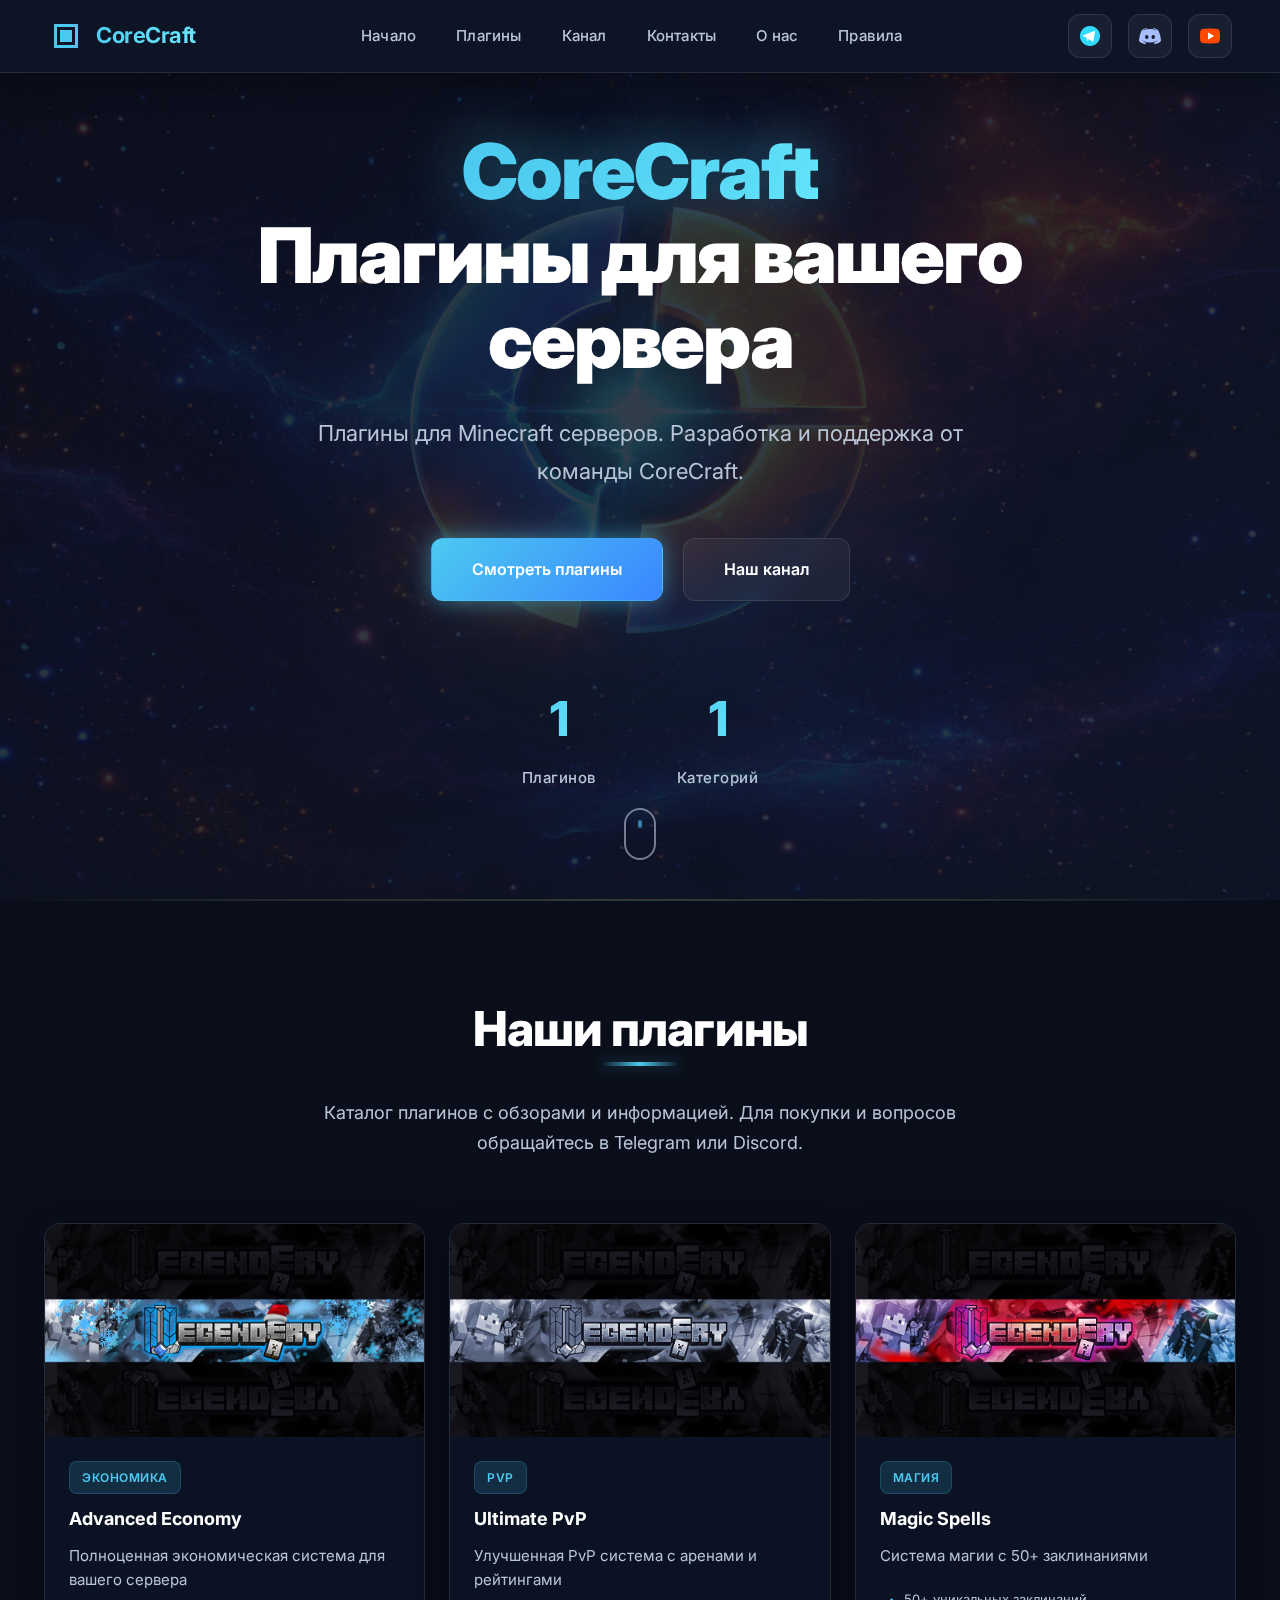
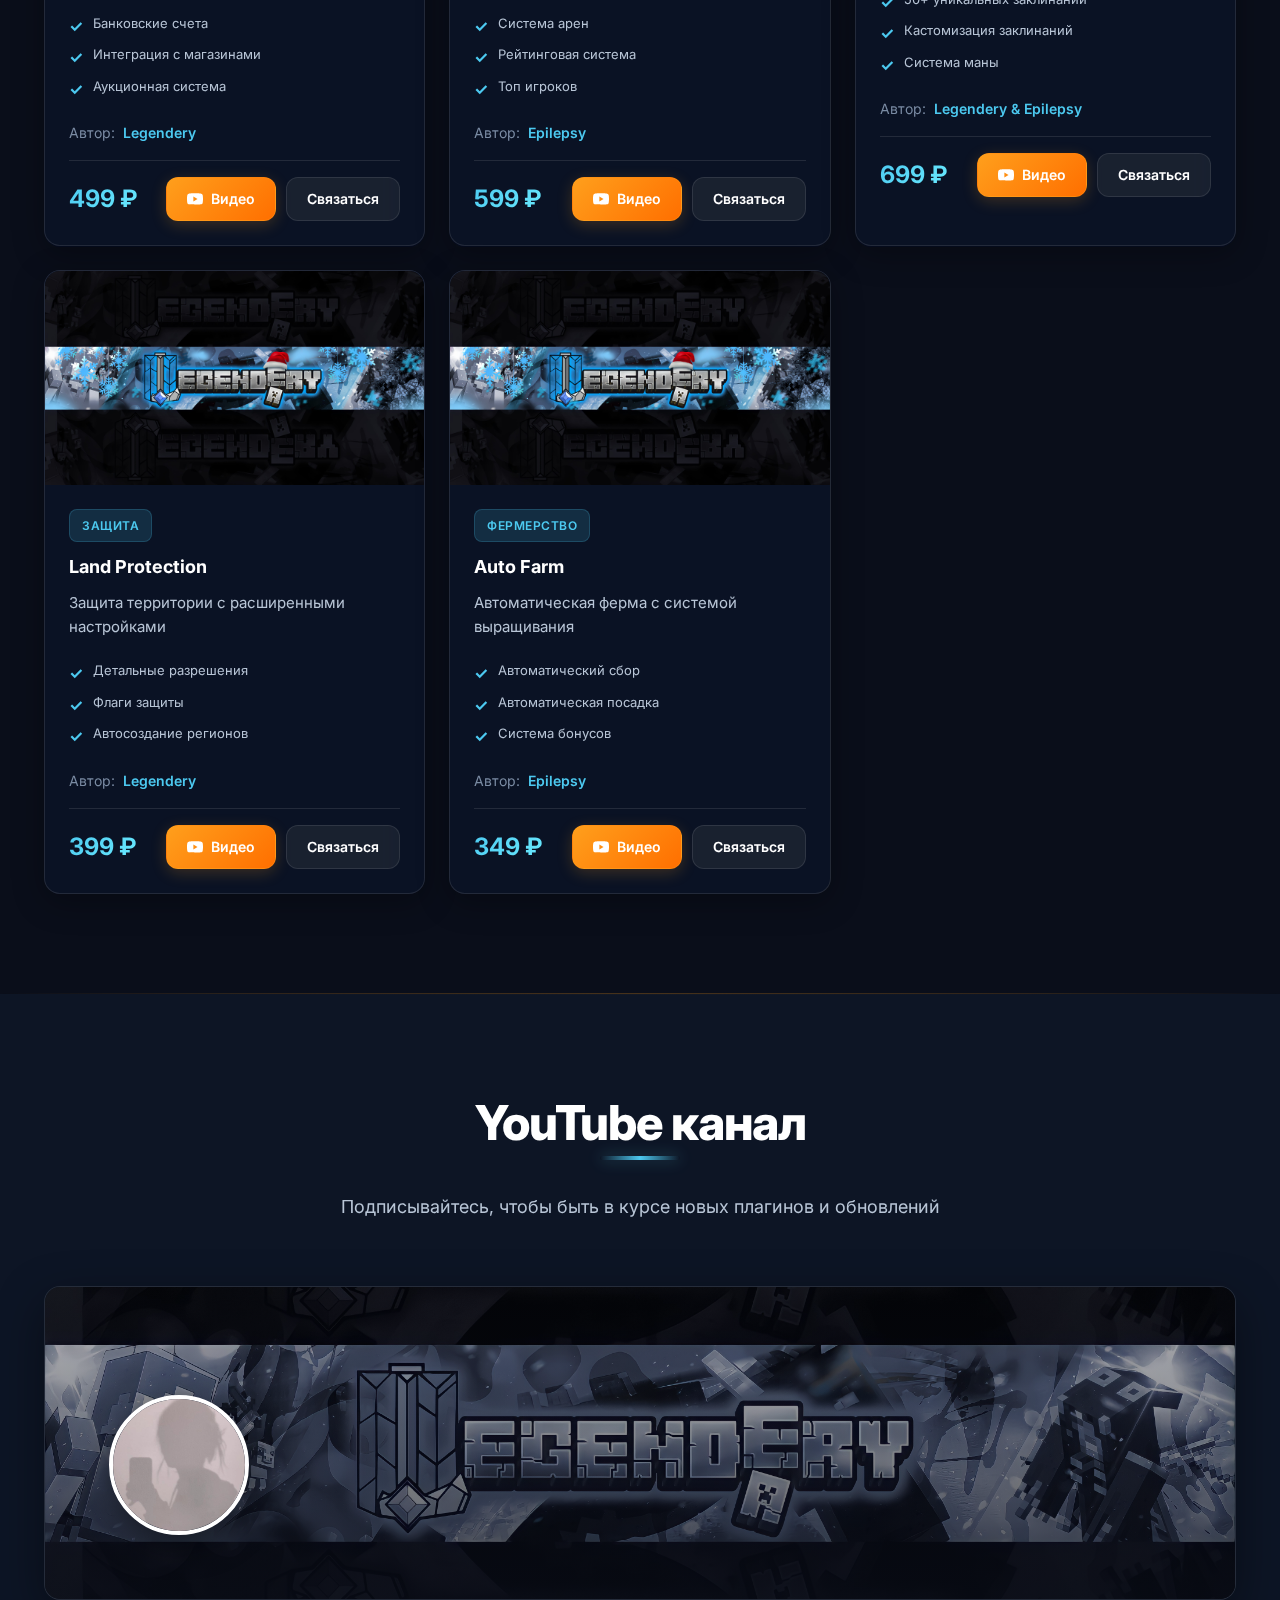
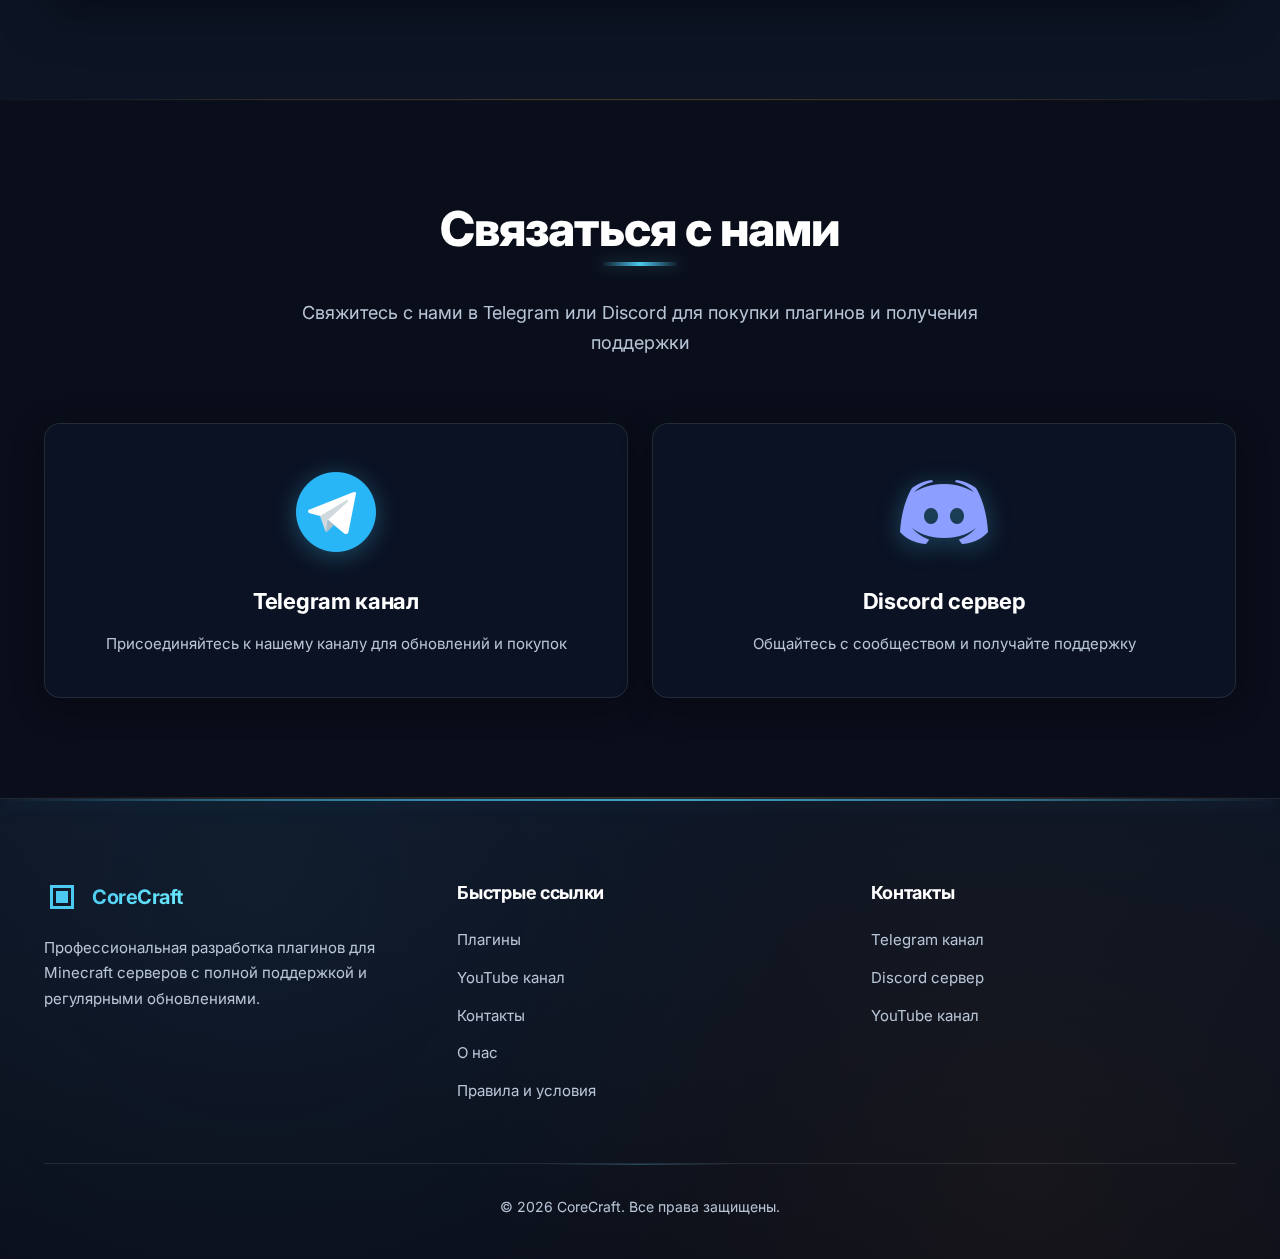
<file: index.html>
<!DOCTYPE html>
<html lang="ru">
<head>
    <meta charset="UTF-8">
    <meta name="viewport" content="width=device-width, initial-scale=1.0, maximum-scale=5.0, user-scalable=yes">
    <meta name="description" content="CoreCraft - профессиональная разработка плагинов для Minecraft серверов. Каталог плагинов с обзорами, поддержкой и регулярными обновлениями.">
    <meta name="keywords" content="Minecraft плагины, CoreCraft, плагины для серверов, разработка плагинов, Minecraft Java">
    <meta name="author" content="CoreCraft">
    
    <!-- Canonical URL -->
    <link rel="canonical" href="https://corecraft.studio/">
    
    <!-- Open Graph / Facebook -->
    <meta property="og:type" content="website">
    <meta property="og:url" content="https://corecraft.studio/">
    <meta property="og:title" content="CoreCraft - Плагины для Minecraft серверов">
    <meta property="og:description" content="Профессиональная разработка плагинов для Minecraft серверов с полной поддержкой и регулярными обновлениями.">
    <meta property="og:image" content="https://corecraft.studio/Images/banner.jpg">
    <meta property="og:image:width" content="1200">
    <meta property="og:image:height" content="630">
    <meta property="og:locale" content="ru_RU">
    <meta property="og:site_name" content="CoreCraft">
    
    <!-- Twitter -->
    <meta name="twitter:card" content="summary_large_image">
    <meta name="twitter:url" content="https://corecraft.studio/">
    <meta name="twitter:title" content="CoreCraft - Плагины для Minecraft серверов">
    <meta name="twitter:description" content="Профессиональная разработка плагинов для Minecraft серверов с полной поддержкой и регулярными обновлениями.">
    <meta name="twitter:image" content="https://corecraft.studio/Images/banner.jpg">
    
    <title>CoreCraft - Плагины для Minecraft серверов</title>
    <link rel="stylesheet" href="style.css">
    <!-- Favicons -->
    <link rel="icon" type="image/svg+xml" href="favicon.svg">
    <link rel="icon" type="image/png" sizes="32x32" href="favicon-32x32.png">
    <link rel="icon" type="image/png" sizes="16x16" href="favicon-16x16.png">
    <link rel="apple-touch-icon" sizes="180x180" href="apple-touch-icon.png">
    <link rel="manifest" href="site.webmanifest">
    <meta name="theme-color" content="#0a0e1a">
    <link rel="preconnect" href="https://fonts.googleapis.com">
    <link rel="preconnect" href="https://fonts.gstatic.com" crossorigin>
    <link href="https://fonts.googleapis.com/css2?family=Inter:wght@400;500;600;700;800;900&display=swap" rel="stylesheet">
</head>
<body>
    <!-- Шапка в стиле YouTube -->
    <header id="header" class="youtube-header">
        <div class="container">
            <div class="header-content">
                <a href="index.html" class="logo">
                    <svg class="logo-icon-minecraft" viewBox="0 0 24 24" fill="currentColor">
                        <path d="M4 4h16v16H4V4zm2 2v12h12V6H6zm2 2h8v8H8V8z"/>
                    </svg>
                    <span class="logo-text">CoreCraft</span>
                </a>
                <nav class="nav-menu" id="navMenu">
                    <a href="#hero" class="nav-link">Начало</a>
                    <a href="#plugins" class="nav-link">Плагины</a>
                    <a href="#channels" class="nav-link">Канал</a>
                    <a href="#contacts" class="nav-link">Контакты</a>
                    <a href="about.html" class="nav-link">О нас</a>
                    <a href="terms.html" class="nav-link">Правила</a>
                </nav>
                <div class="social-icons-header">
                    <a href="https://t.me/+BzFZQ-ozd9xhMjEy" target="_blank" class="social-icon" id="headerTelegram" title="Telegram">
                        <img src="Images/icons8-телеграм-48.png" alt="Telegram" class="icon-image">
                    </a>
                    <a href="https://discord.gg/pSmy3yfJ53" target="_blank" class="social-icon" id="headerDiscord" title="Discord">
                        <img src="Images/icons8-discord-48.png" alt="Discord" class="icon-image">
                    </a>
                    <a href="https://youtube.com/@legavelemirovich" target="_blank" class="social-icon" id="headerYouTube" title="YouTube">
                        <img src="Images/icons8-youtube-play-48.png" alt="YouTube" class="icon-image">
                    </a>
                </div>
                <button class="mobile-menu-btn" id="mobileMenuBtn">
                    <span></span>
                    <span></span>
                    <span></span>
                </button>
            </div>
        </div>
    </header>

    <!-- Герой-секция -->
    <section id="hero" class="hero minecraft-hero">
        <div class="hero-background minecraft-bg"></div>
        <div class="container">
            <div class="hero-content">
                <h1 class="hero-title">
                    <span class="gradient-text-corecraft">CoreCraft</span>
                    <br>Плагины для вашего сервера
                </h1>
                <p class="hero-subtitle">Плагины для Minecraft серверов. Разработка и поддержка от команды CoreCraft.</p>
                <div class="hero-buttons">
                    <a href="#plugins" class="btn-hero-primary">Смотреть плагины</a>
                    <a href="#channels" class="btn-hero-secondary">Наш канал</a>
                </div>
                <div class="hero-stats">
                    <div class="stat-item">
                        <div class="stat-number" id="pluginsCount">0</div>
                        <div class="stat-label">Плагинов</div>
                    </div>
                    <div class="stat-item">
                        <div class="stat-number" id="categoriesCount">0</div>
                        <div class="stat-label">Категорий</div>
                    </div>
                </div>
            </div>
        </div>
        <div class="scroll-indicator">
            <div class="mouse"></div>
        </div>
    </section>

    <!-- Плагины -->
    <section id="plugins" class="plugins">
        <div class="container">
            <div class="section-header">
                <h2 class="section-title">Наши плагины</h2>
                <p class="section-subtitle">Каталог плагинов с обзорами и информацией. Для покупки и вопросов обращайтесь в Telegram или Discord.</p>
            </div>
            <div class="plugin-grid youtube-style-grid" id="pluginGrid">
                <!-- Плагины загружаются через JavaScript -->
            </div>
        </div>
    </section>

    <!-- Модальное окно плагина -->
    <div class="modal" id="pluginModal">
        <div class="modal-content youtube-modal">
            <button class="modal-close" id="modalClose">&times;</button>
            <div class="modal-body" id="modalBody">
                <!-- Контент загружается через JavaScript -->
            </div>
        </div>
    </div>

    <!-- YouTube канал -->
    <section id="channels" class="channels youtube-section">
        <div class="container">
            <div class="section-header">
                <h2 class="section-title">YouTube канал</h2>
                <p class="section-subtitle">Подписывайтесь, чтобы быть в курсе новых плагинов и обновлений</p>
            </div>
            <div class="youtube-channel-container" id="channelContainer">
                <!-- Канал загружается через JavaScript -->
            </div>
        </div>
    </section>

    <!-- Контакты -->
    <section id="contacts" class="contacts-section">
        <div class="container">
            <div class="section-header">
                <h2 class="section-title">Связаться с нами</h2>
                <p class="section-subtitle">Свяжитесь с нами в Telegram или Discord для покупки плагинов и получения поддержки</p>
            </div>
            <div class="contacts-grid social-grid" id="contactsGrid">
                <!-- Контакты загружаются через JavaScript -->
            </div>
        </div>
    </section>

    <!-- Футер -->
    <footer class="footer">
        <div class="container">
            <div class="footer-content">
                <div class="footer-section">
                    <div class="footer-logo">
                        <svg class="logo-icon-minecraft" viewBox="0 0 24 24" fill="currentColor">
                            <path d="M4 4h16v16H4V4zm2 2v12h12V6H6zm2 2h8v8H8V8z"/>
                        </svg>
                        <span class="logo-text">CoreCraft</span>
                    </div>
                    <p>Профессиональная разработка плагинов для Minecraft серверов с полной поддержкой и регулярными обновлениями.</p>
                </div>
                <div class="footer-section">
                    <h3>Быстрые ссылки</h3>
                    <ul>
                        <li><a href="#plugins">Плагины</a></li>
                        <li><a href="#channels">YouTube канал</a></li>
                        <li><a href="#contacts">Контакты</a></li>
                        <li><a href="about.html">О нас</a></li>
                        <li><a href="terms.html">Правила и условия</a></li>
                    </ul>
                </div>
                <div class="footer-section">
                    <h3>Контакты</h3>
                    <ul>
                        <li><a href="https://t.me/+BzFZQ-ozd9xhMjEy" target="_blank" id="telegramLink">Telegram канал</a></li>
                        <li><a href="https://discord.gg/pSmy3yfJ53" target="_blank" id="discordLink">Discord сервер</a></li>
                        <li><a href="https://youtube.com/@legavelemirovich" target="_blank" id="youtubeLink">YouTube канал</a></li>
                    </ul>
                </div>
            </div>
            <div class="footer-bottom">
                <p>&copy; 2026 CoreCraft. Все права защищены.</p>
            </div>
        </div>
    </footer>

    <script src="plugins.js"></script>
    <script src="script.js"></script>
</body>
</html>
</file>
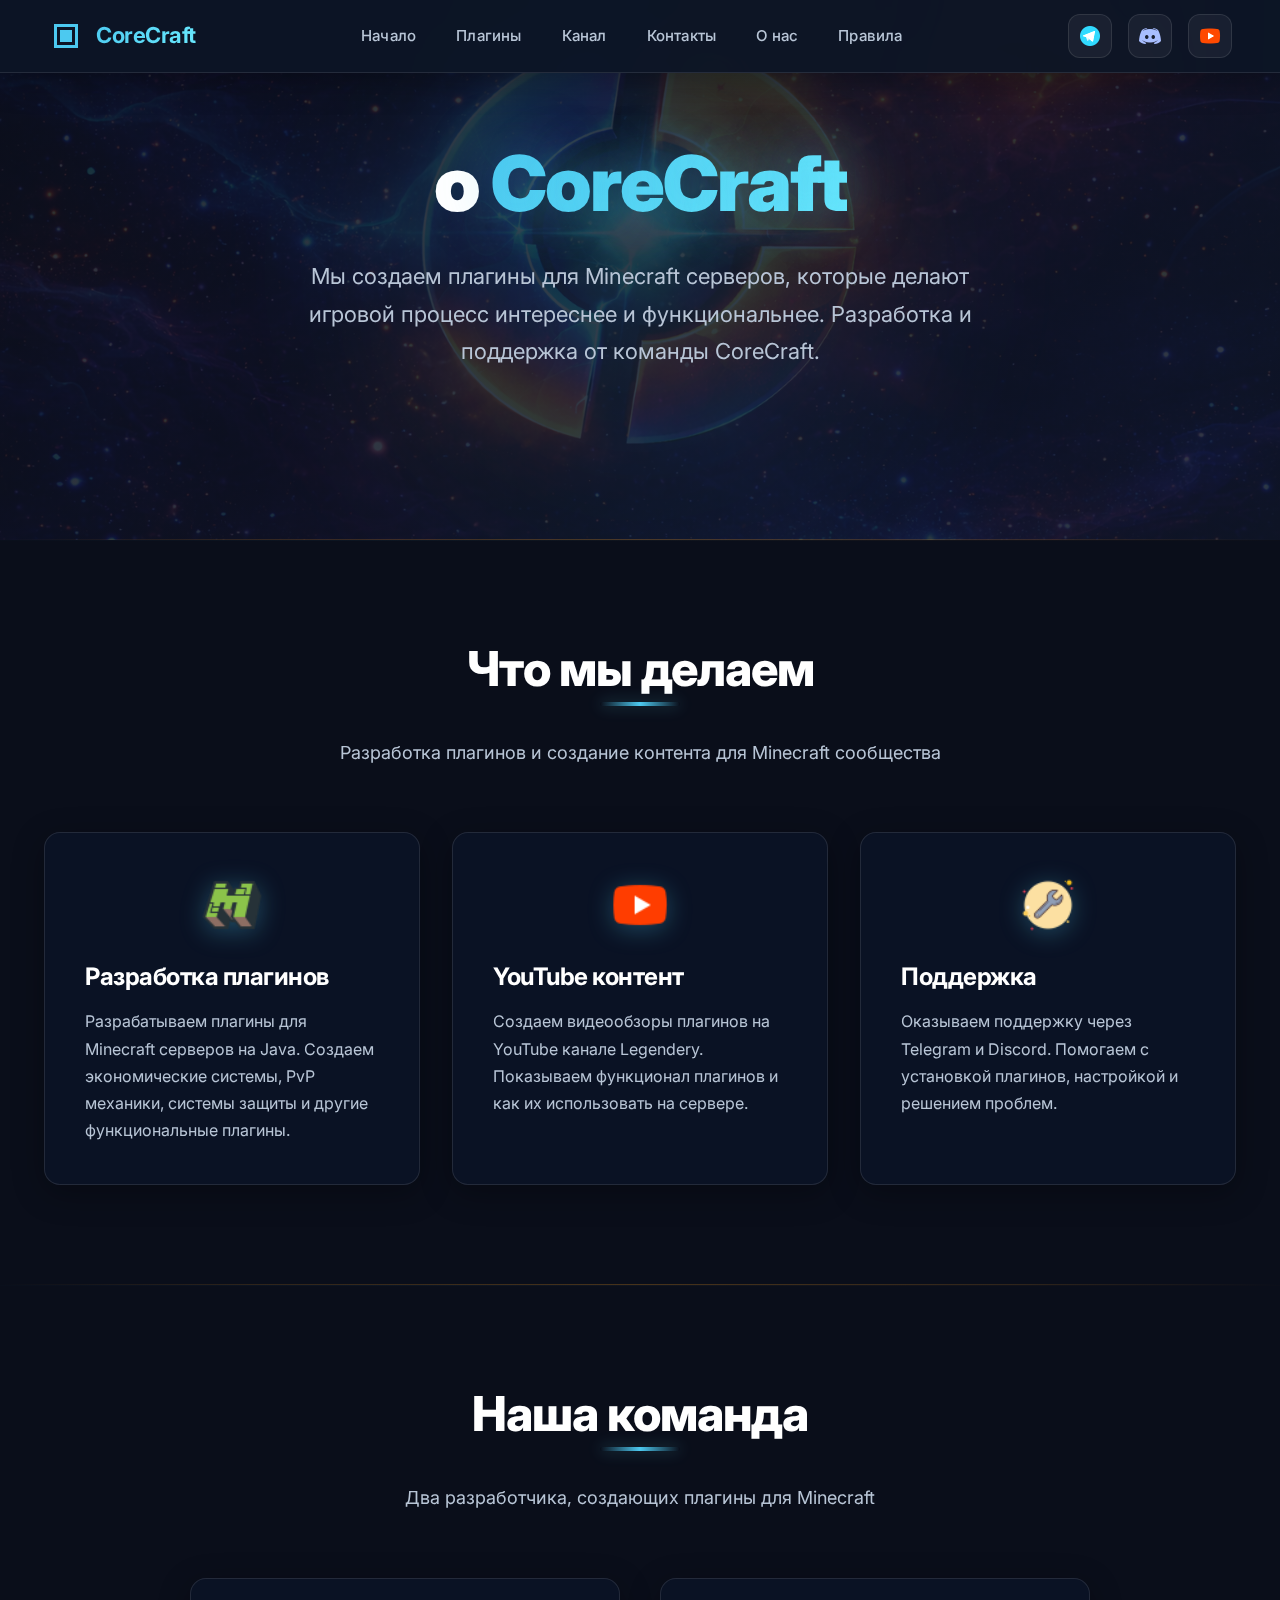
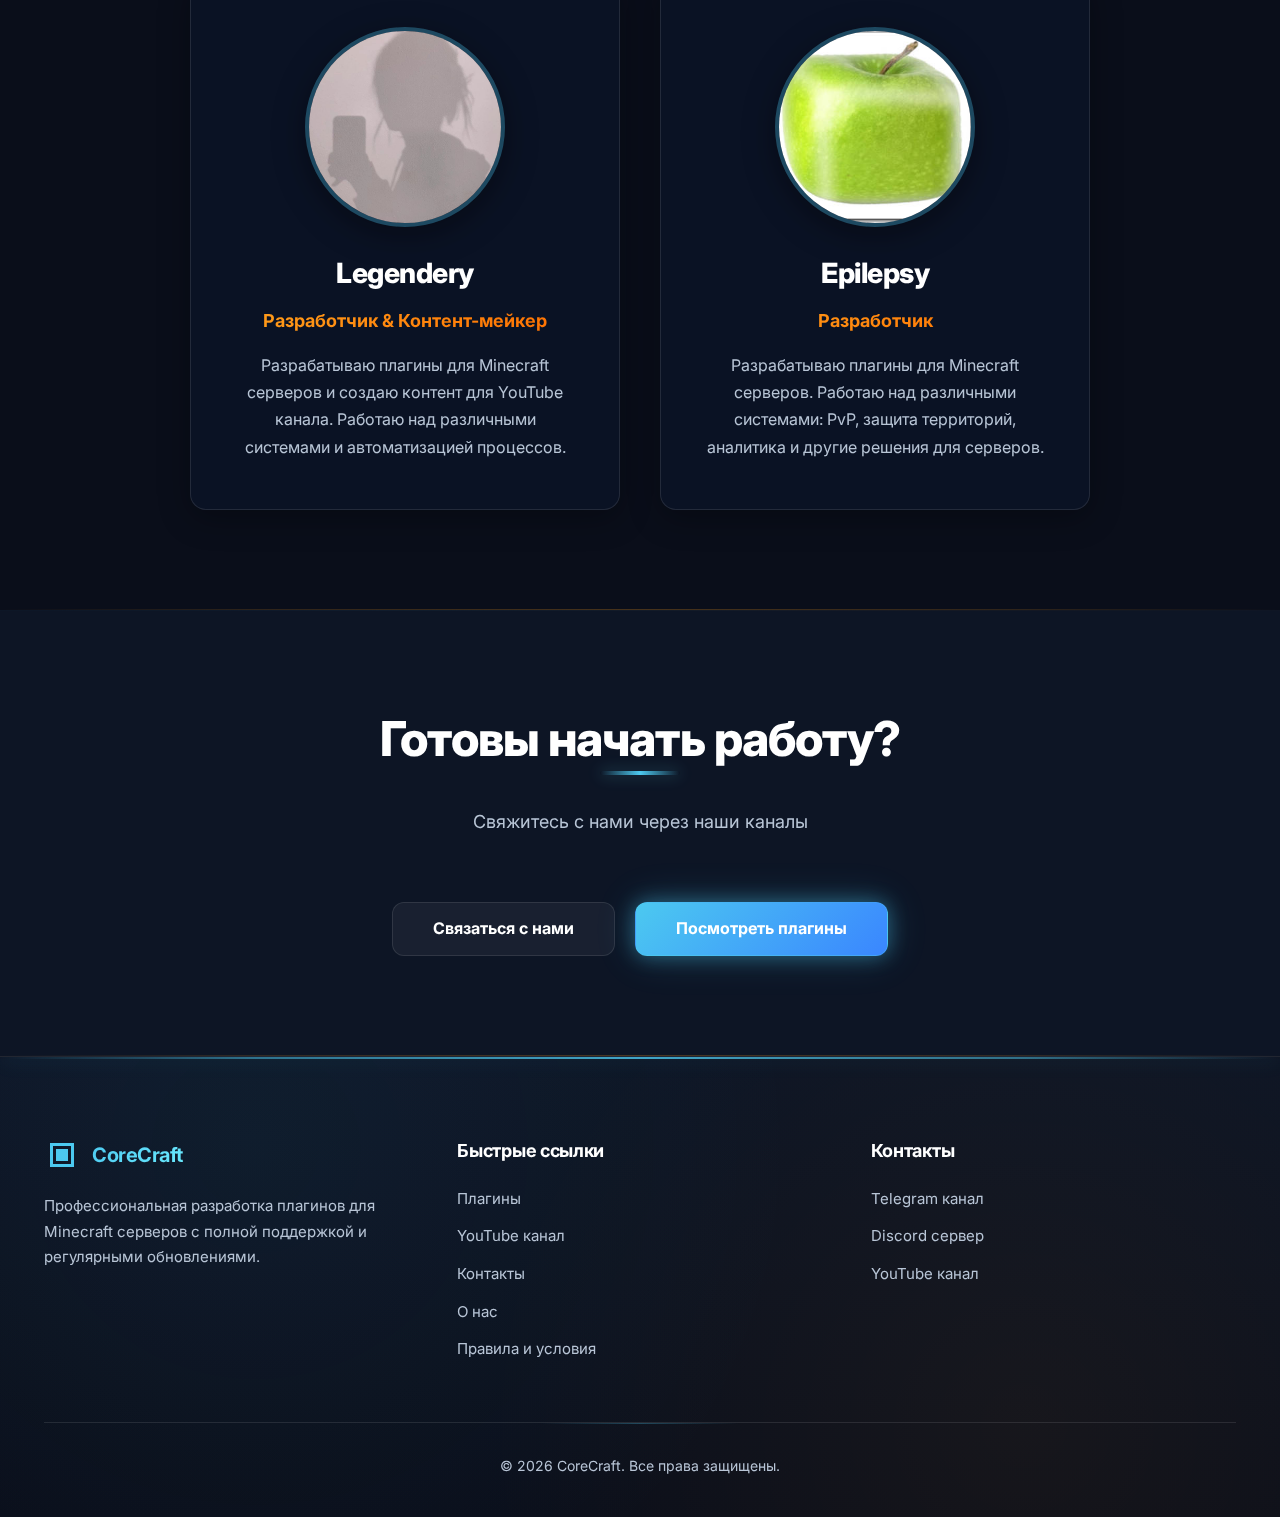
<file: about.html>
<!DOCTYPE html>
<html lang="ru">
<head>
    <meta charset="UTF-8">
    <meta name="viewport" content="width=device-width, initial-scale=1.0, maximum-scale=5.0, user-scalable=yes">
    <meta name="description" content="О команде CoreCraft - разработчики плагинов для Minecraft серверов. Узнайте больше о нашей команде и подходе к разработке.">
    <meta name="keywords" content="CoreCraft команда, разработчики Minecraft плагинов, о нас">
    <meta name="author" content="CoreCraft">
    
    <!-- Canonical URL -->
    <link rel="canonical" href="https://corecraft.studio/about.html">
    
    <!-- Open Graph / Facebook -->
    <meta property="og:type" content="website">
    <meta property="og:url" content="https://corecraft.studio/about.html">
    <meta property="og:title" content="О нас - CoreCraft">
    <meta property="og:description" content="О команде CoreCraft - разработчики плагинов для Minecraft серверов.">
    <meta property="og:image" content="https://corecraft.studio/Images/banner.jpg">
    <meta property="og:image:width" content="1200">
    <meta property="og:image:height" content="630">
    <meta property="og:locale" content="ru_RU">
    <meta property="og:site_name" content="CoreCraft">
    
    <!-- Twitter -->
    <meta name="twitter:card" content="summary_large_image">
    <meta name="twitter:url" content="https://corecraft.studio/about.html">
    <meta name="twitter:title" content="О нас - CoreCraft">
    <meta name="twitter:description" content="О команде CoreCraft - разработчики плагинов для Minecraft серверов.">
    <meta name="twitter:image" content="https://corecraft.studio/Images/banner.jpg">
    
    <title>О нас - CoreCraft</title>
    <link rel="stylesheet" href="style.css">
    <!-- Favicons -->
    <link rel="icon" type="image/svg+xml" href="favicon.svg">
    <link rel="icon" type="image/png" sizes="32x32" href="favicon-32x32.png">
    <link rel="icon" type="image/png" sizes="16x16" href="favicon-16x16.png">
    <link rel="apple-touch-icon" sizes="180x180" href="apple-touch-icon.png">
    <link rel="manifest" href="site.webmanifest">
    <meta name="theme-color" content="#0a0e1a">
    <link rel="preconnect" href="https://fonts.googleapis.com">
    <link rel="preconnect" href="https://fonts.gstatic.com" crossorigin>
    <link href="https://fonts.googleapis.com/css2?family=Inter:wght@400;500;600;700;800;900&display=swap" rel="stylesheet">
</head>
<body>
    <!-- Шапка -->
    <header id="header" class="youtube-header">
        <div class="container">
            <div class="header-content">
                <a href="index.html" class="logo">
                    <svg class="logo-icon-minecraft" viewBox="0 0 24 24" fill="currentColor">
                        <path d="M4 4h16v16H4V4zm2 2v12h12V6H6zm2 2h8v8H8V8z"/>
                    </svg>
                    <span class="logo-text">CoreCraft</span>
                </a>
                <nav class="nav-menu" id="navMenu">
                    <a href="index.html#hero" class="nav-link">Начало</a>
                    <a href="index.html#plugins" class="nav-link">Плагины</a>
                    <a href="index.html#channels" class="nav-link">Канал</a>
                    <a href="index.html#contacts" class="nav-link">Контакты</a>
                    <a href="about.html" class="nav-link">О нас</a>
                    <a href="terms.html" class="nav-link">Правила</a>
                </nav>
                <div class="social-icons-header">
                    <a href="https://t.me/+BzFZQ-ozd9xhMjEy" target="_blank" class="social-icon" id="headerTelegram" title="Telegram">
                        <img src="Images/icons8-телеграм-48.png" alt="Telegram" class="icon-image">
                    </a>
                    <a href="https://discord.gg/pSmy3yfJ53" target="_blank" class="social-icon" id="headerDiscord" title="Discord">
                        <img src="Images/icons8-discord-48.png" alt="Discord" class="icon-image">
                    </a>
                    <a href="https://youtube.com/@legavelemirovich" target="_blank" class="social-icon" id="headerYouTube" title="YouTube">
                        <img src="Images/icons8-youtube-play-48.png" alt="YouTube" class="icon-image">
                    </a>
                </div>
                <button class="mobile-menu-btn" id="mobileMenuBtn">
                    <span></span>
                    <span></span>
                    <span></span>
                </button>
            </div>
        </div>
    </header>

    <!-- Герой-секция -->
    <section class="hero minecraft-hero" style="min-height: 60vh; padding-top: 120px;">
        <div class="hero-background minecraft-bg"></div>
        <div class="container">
            <div class="hero-content">
                <h1 class="hero-title">
                    о <span class="gradient-text-corecraft">CoreCraft</span>
                </h1>
                <p class="hero-subtitle">Мы создаем плагины для Minecraft серверов, которые делают игровой процесс интереснее и функциональнее. Разработка и поддержка от команды CoreCraft.</p>
            </div>
        </div>
    </section>

    <!-- Что мы делаем -->
    <section class="about-section features-section">
        <div class="container">
            <div class="section-header">
                <h2 class="section-title">Что мы делаем</h2>
                <p class="section-subtitle">Разработка плагинов и создание контента для Minecraft сообщества</p>
            </div>
            <div class="features-grid">
                <div class="feature-card">
                    <div class="feature-icon">
                        <img src="Images/icons8-майнкрафт-48.png" alt="Плагины" class="feature-icon-img">
                    </div>
                    <h3 class="feature-title">Разработка плагинов</h3>
                    <p class="feature-description">
                        Разрабатываем плагины для Minecraft серверов на Java. Создаем экономические системы, PvP механики, системы защиты и другие функциональные плагины.
                    </p>
                </div>
                <div class="feature-card">
                    <div class="feature-icon">
                        <img src="Images/icons8-youtube-play-48.png" alt="YouTube" class="feature-icon-img">
                    </div>
                    <h3 class="feature-title">YouTube контент</h3>
                    <p class="feature-description">
                        Создаем видеообзоры плагинов на YouTube канале Legendery. Показываем функционал плагинов и как их использовать на сервере.
                    </p>
                </div>
                <div class="feature-card">
                    <div class="feature-icon">
                        <img src="Images/icons8-поддержка-50.png" alt="Поддержка" class="feature-icon-img">
                    </div>
                    <h3 class="feature-title">Поддержка</h3>
                    <p class="feature-description">
                        Оказываем поддержку через Telegram и Discord. Помогаем с установкой плагинов, настройкой и решением проблем.
                    </p>
                </div>
            </div>
        </div>
    </section>

    <!-- Команда -->
    <section class="about-section">
        <div class="container">
            <div class="section-header">
                <h2 class="section-title">Наша команда</h2>
                <p class="section-subtitle">Два разработчика, создающих плагины для Minecraft</p>
            </div>
            <div class="team-grid">
                <a href="https://youtube.com/@legavelemirovich" target="_blank" class="team-card team-card-link">
                    <img src="Images/me.jpg" alt="Legendery" class="team-avatar">
                    <h3 class="team-name">Legendery</h3>
                    <p class="team-role">Разработчик & Контент-мейкер</p>
                    <p class="team-description">Разрабатываю плагины для Minecraft серверов и создаю контент для YouTube канала. Работаю над различными системами и автоматизацией процессов.</p>
                </a>
                <div class="team-card">
                    <img src="Images/friend.jpg" alt="Epilepsy" class="team-avatar">
                    <h3 class="team-name">Epilepsy</h3>
                    <p class="team-role">Разработчик</p>
                    <p class="team-description">Разрабатываю плагины для Minecraft серверов. Работаю над различными системами: PvP, защита территорий, аналитика и другие решения для серверов.</p>
                </div>
            </div>
        </div>
    </section>

    <!-- Контакты CTA -->
    <section class="about-section cta-section">
        <div class="container">
            <div class="section-header">
                <h2 class="section-title cta-title">Готовы начать работу?</h2>
                <p class="section-subtitle cta-subtitle">Свяжитесь с нами через наши каналы</p>
            </div>
            <div class="cta-buttons">
                <a href="index.html#contacts" class="btn btn-cta-secondary">
                    Связаться с нами
                </a>
                <a href="index.html#plugins" class="btn btn-cta-primary">
                    Посмотреть плагины
                </a>
            </div>
        </div>
    </section>

    <!-- Футер -->
    <footer class="footer">
        <div class="container">
            <div class="footer-content">
                <div class="footer-section">
                    <div class="footer-logo">
                        <svg class="logo-icon-minecraft" viewBox="0 0 24 24" fill="currentColor">
                            <path d="M4 4h16v16H4V4zm2 2v12h12V6H6zm2 2h8v8H8V8z"/>
                        </svg>
                        <span class="logo-text">CoreCraft</span>
                    </div>
                    <p>Профессиональная разработка плагинов для Minecraft серверов с полной поддержкой и регулярными обновлениями.</p>
                </div>
                <div class="footer-section">
                    <h3>Быстрые ссылки</h3>
                    <ul>
                        <li><a href="index.html#plugins">Плагины</a></li>
                        <li><a href="index.html#channels">YouTube канал</a></li>
                        <li><a href="index.html#contacts">Контакты</a></li>
                        <li><a href="about.html">О нас</a></li>
                        <li><a href="terms.html">Правила и условия</a></li>
                    </ul>
                </div>
                <div class="footer-section">
                    <h3>Контакты</h3>
                    <ul>
                        <li><a href="https://t.me/+BzFZQ-ozd9xhMjEy" target="_blank" id="telegramLink">Telegram канал</a></li>
                        <li><a href="https://discord.gg/pSmy3yfJ53" target="_blank" id="discordLink">Discord сервер</a></li>
                        <li><a href="https://youtube.com/@legavelemirovich" target="_blank" id="youtubeLink">YouTube канал</a></li>
                    </ul>
                </div>
            </div>
            <div class="footer-bottom">
                <p>&copy; 2026 CoreCraft. Все права защищены.</p>
            </div>
        </div>
    </footer>

    <script src="plugins.js"></script>
    <script src="script.js"></script>
</body>
</html>
</file>
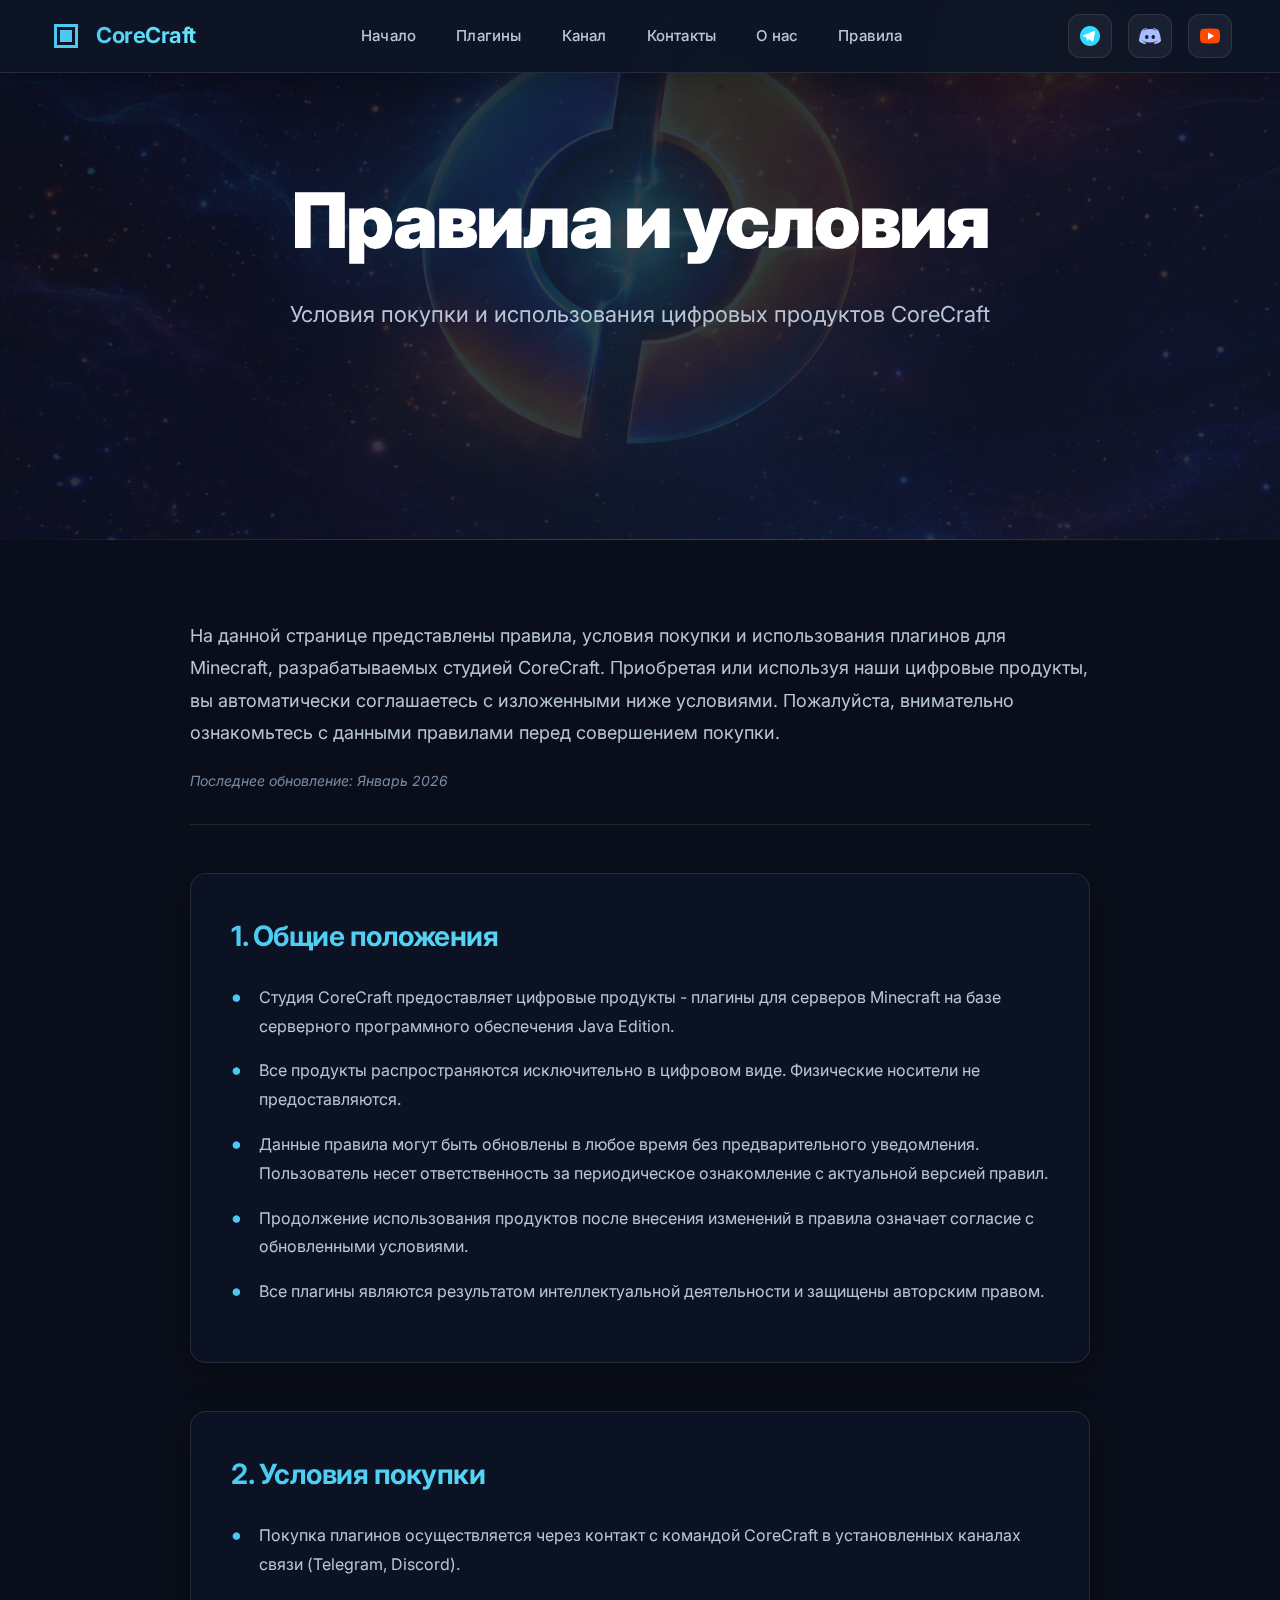
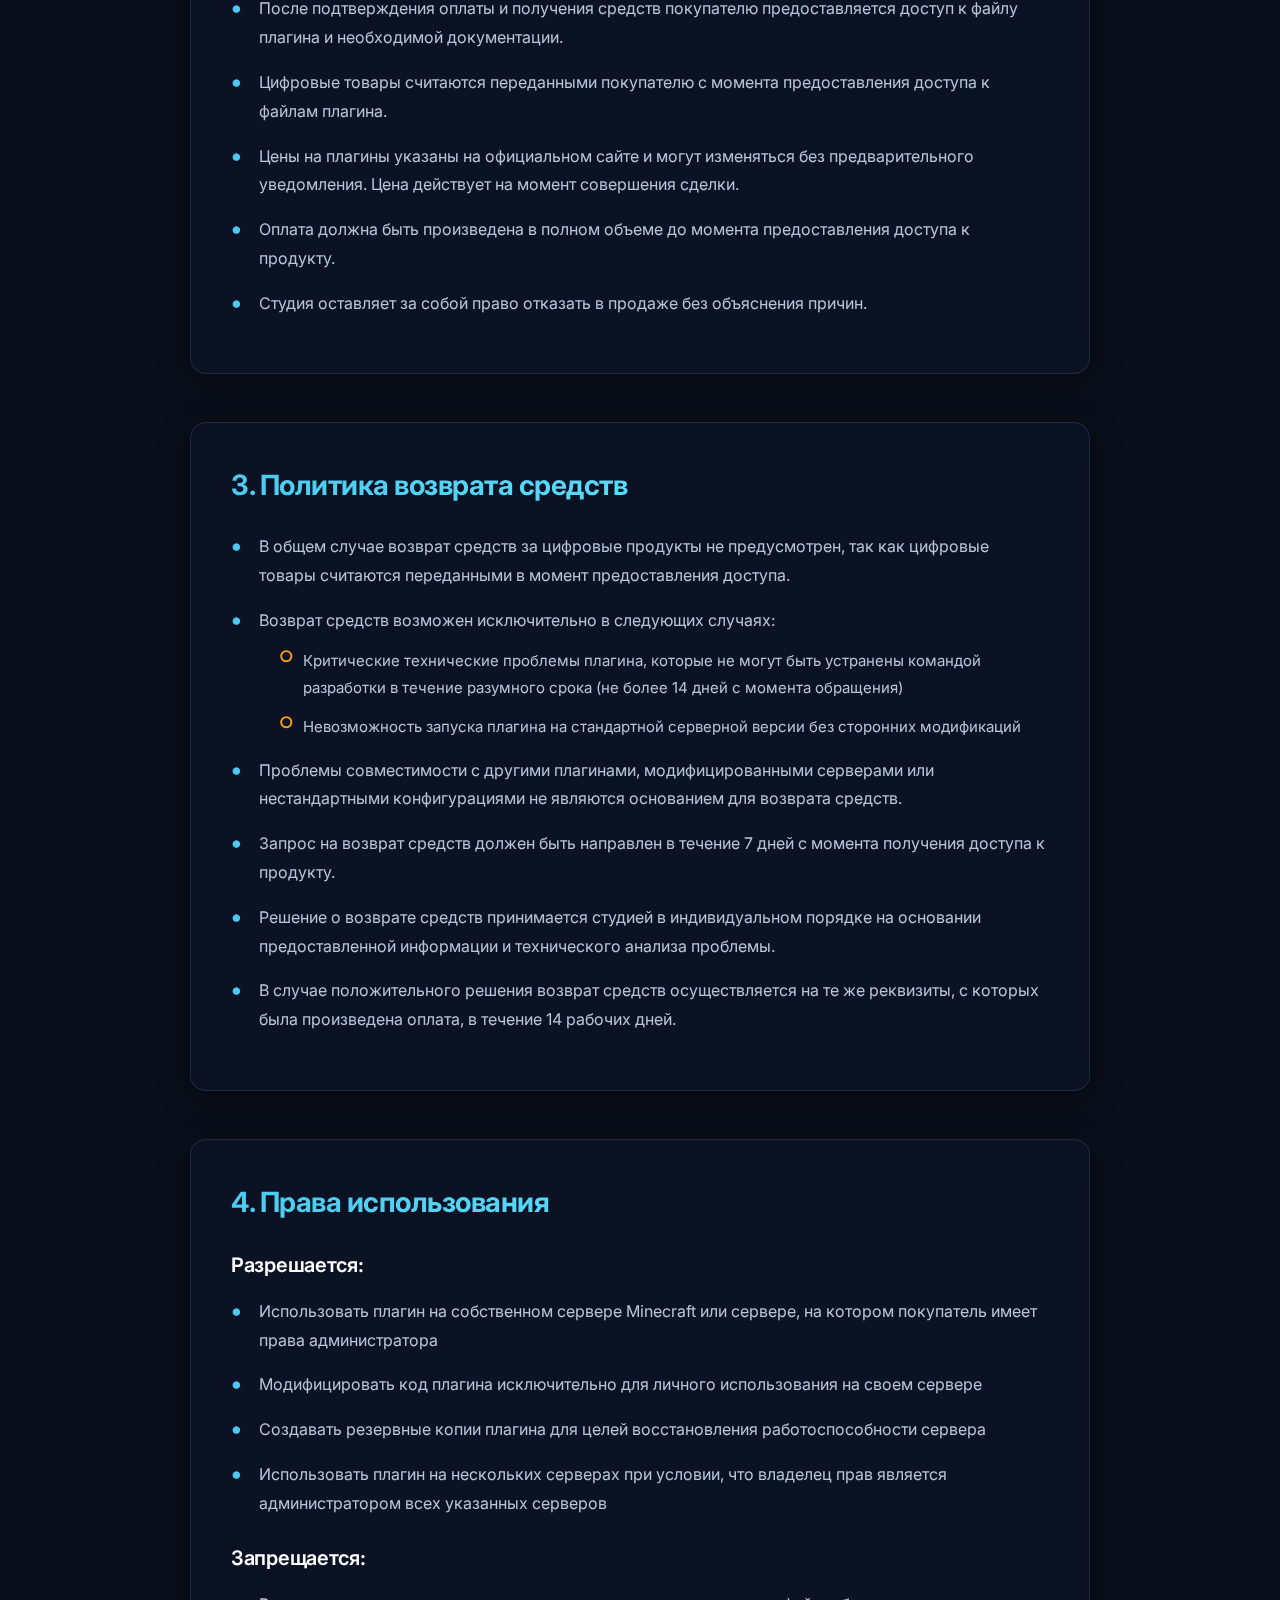
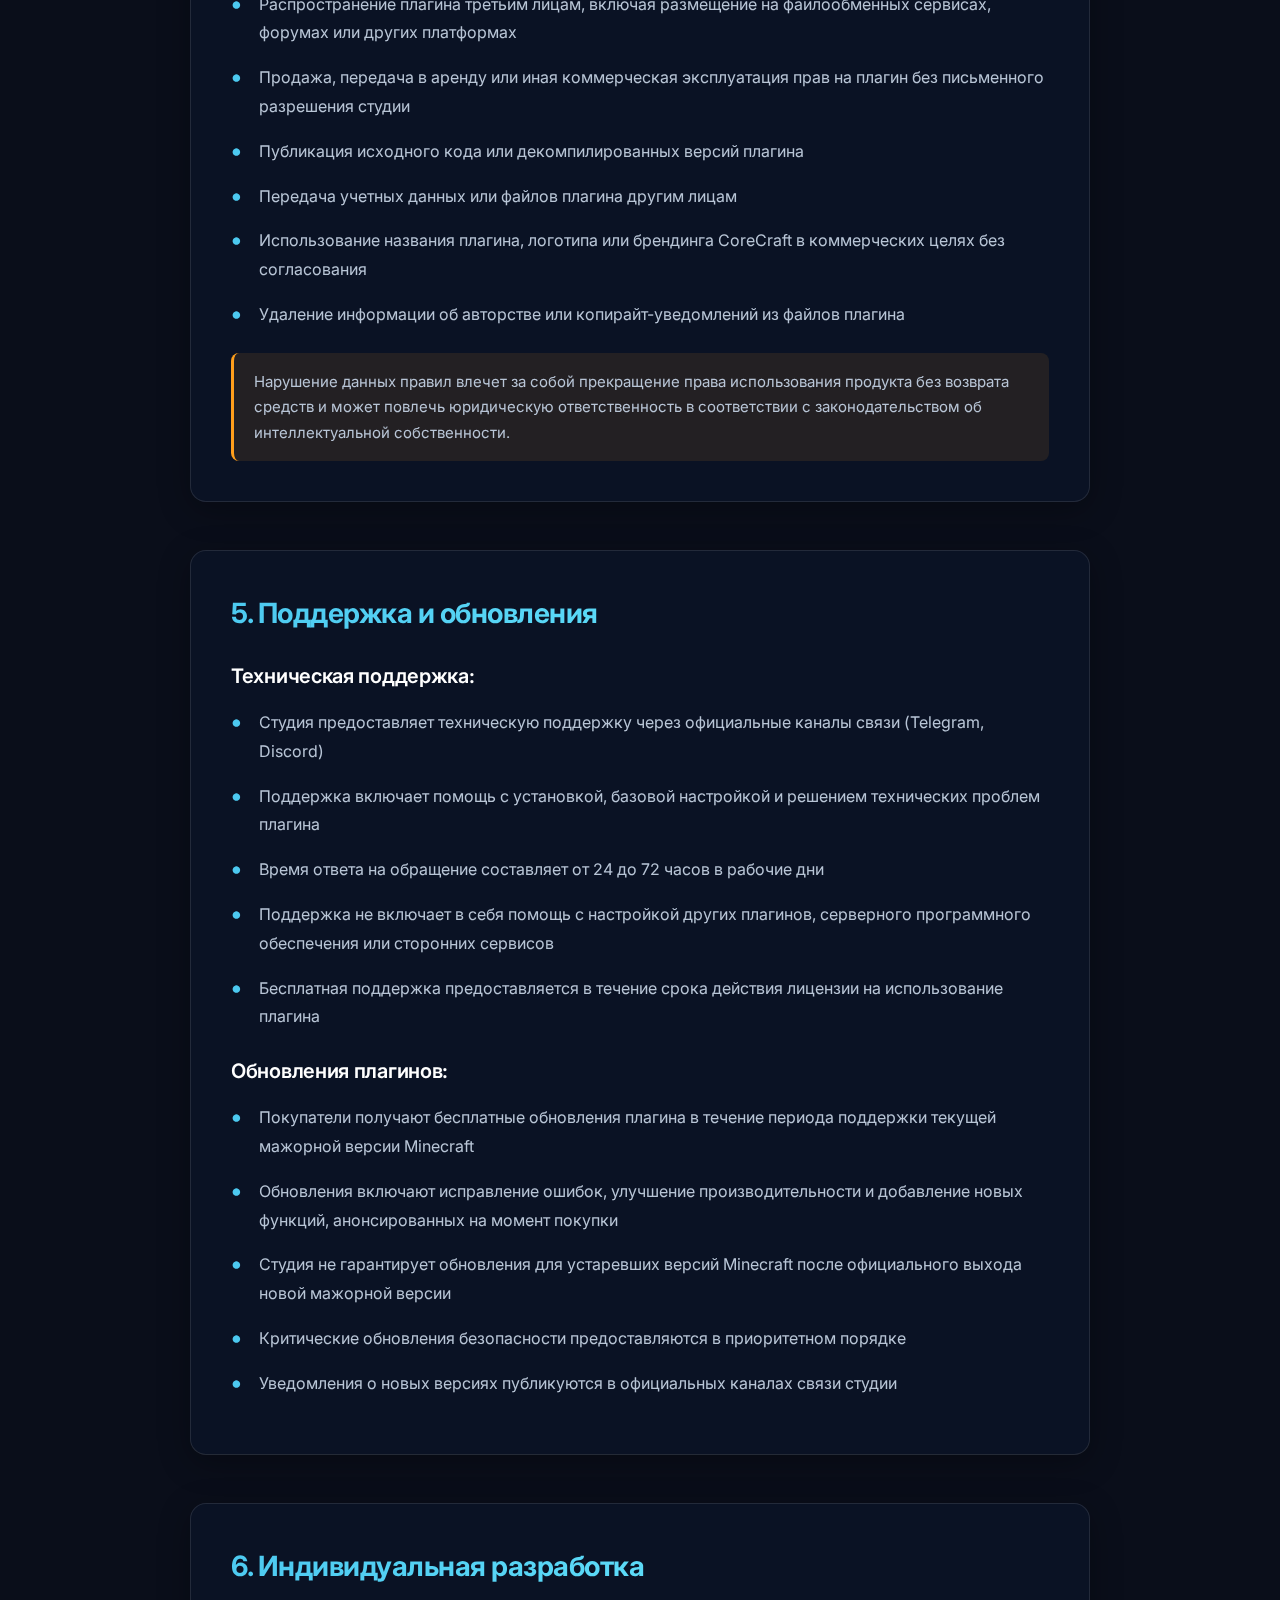
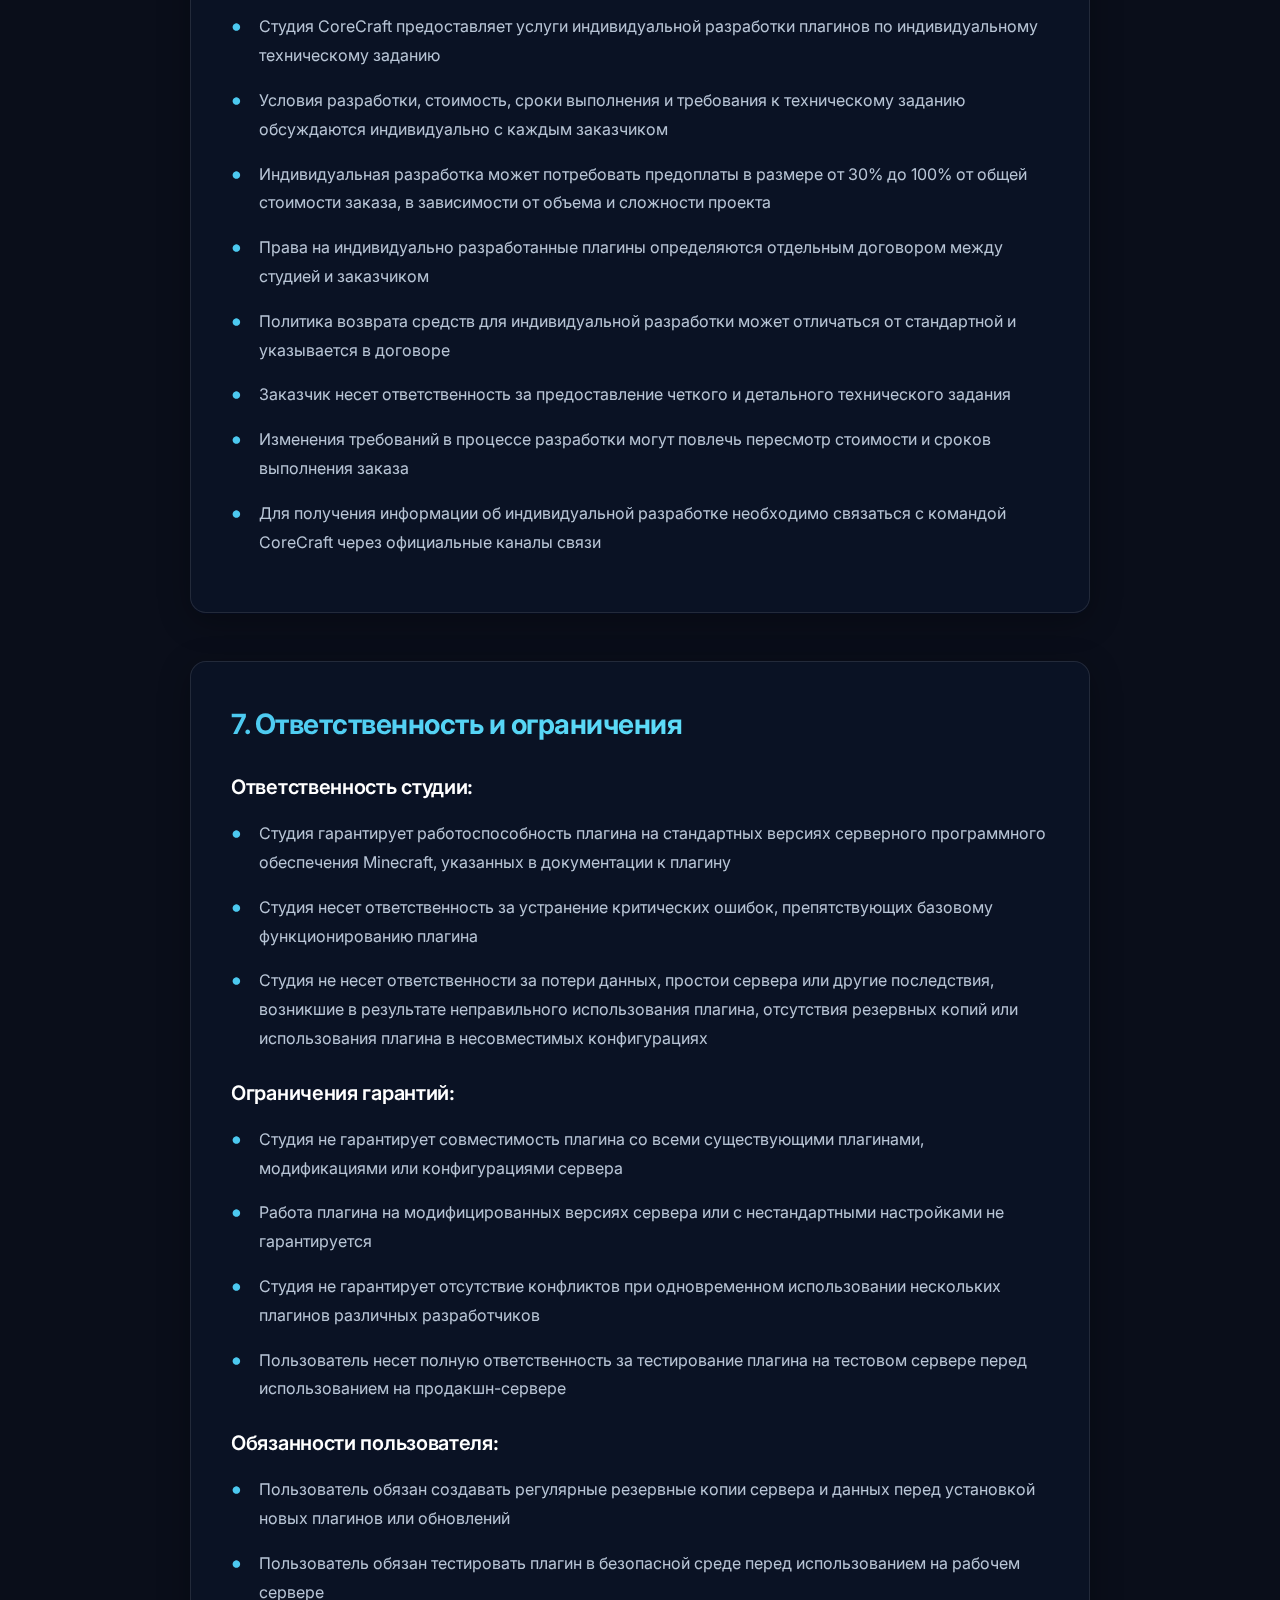
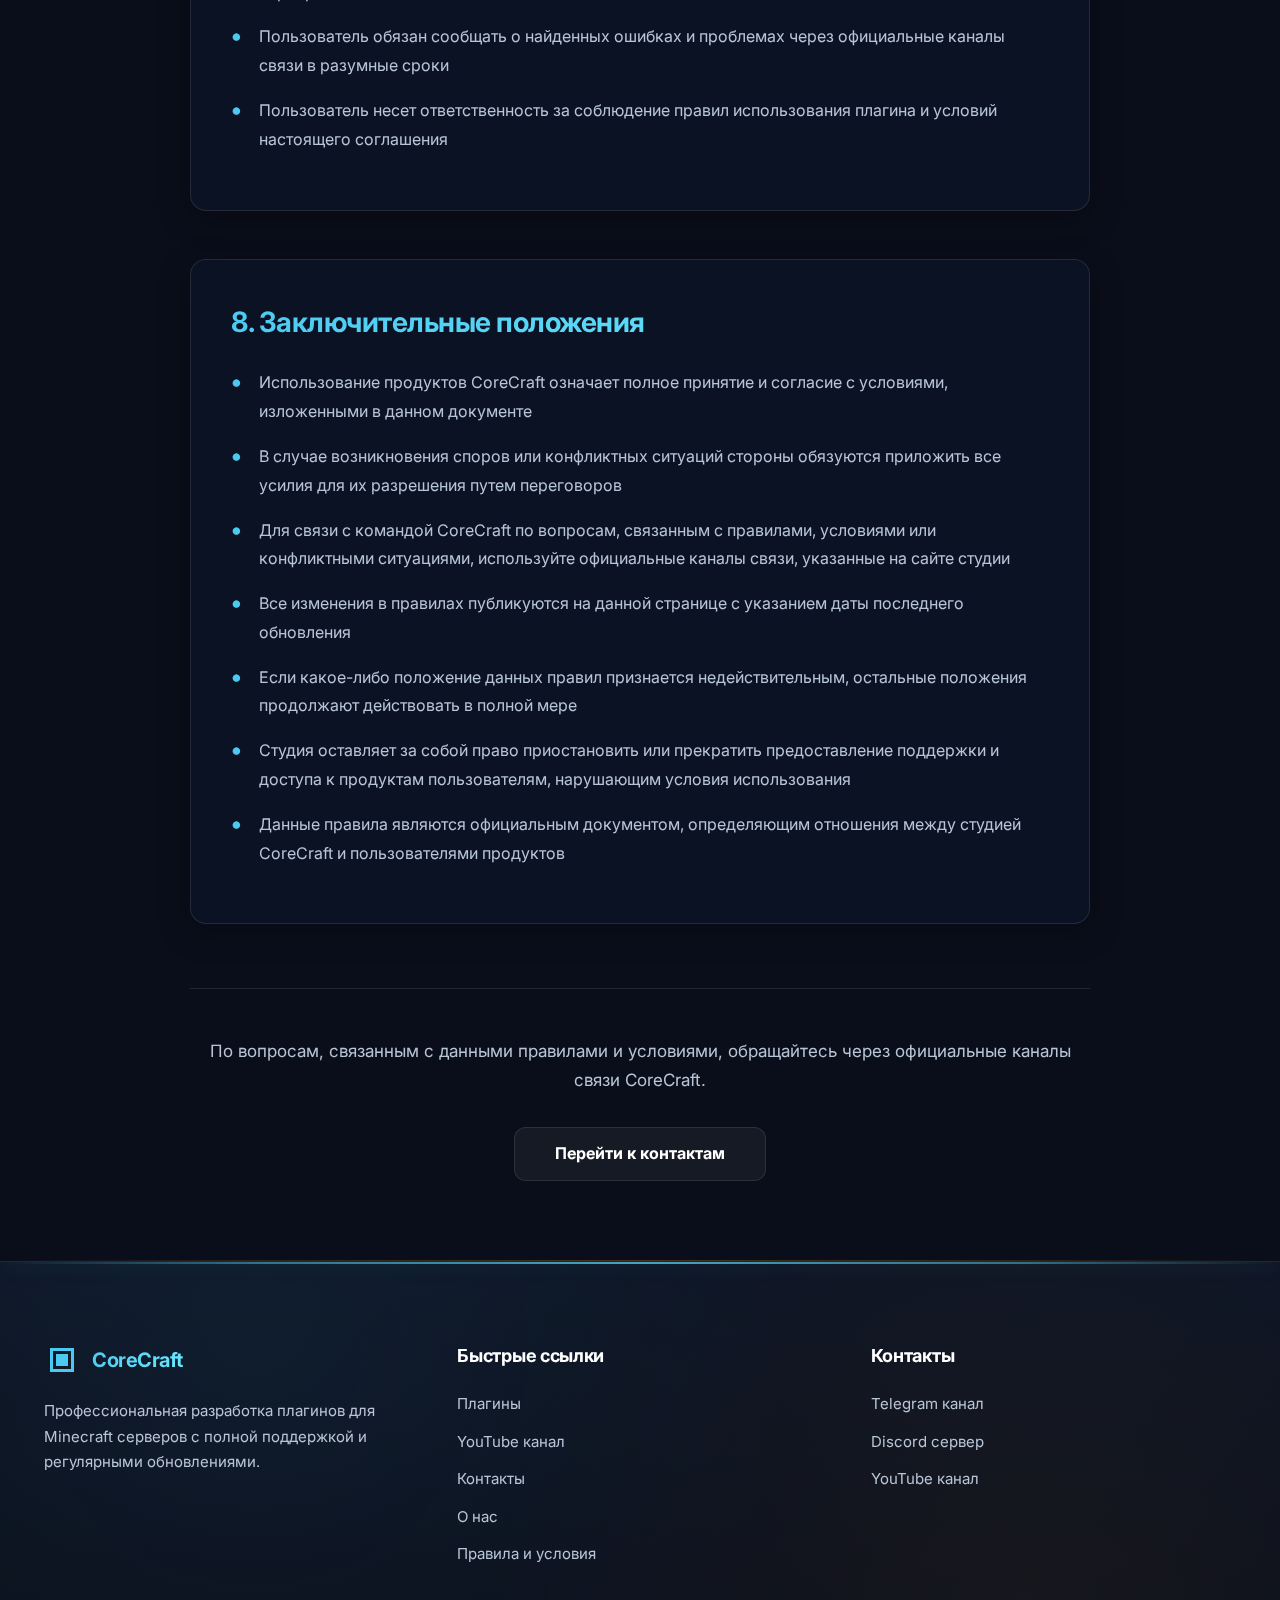
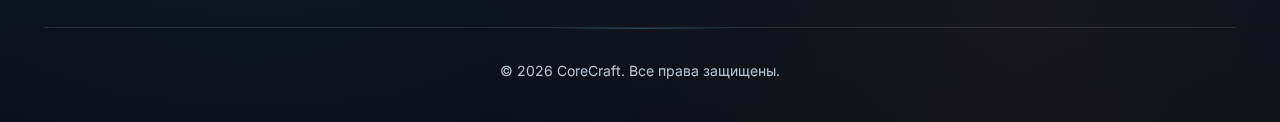
<file: terms.html>
<!DOCTYPE html>
<html lang="ru">
<head>
    <meta charset="UTF-8">
    <meta name="viewport" content="width=device-width, initial-scale=1.0, maximum-scale=5.0, user-scalable=yes">
    <meta name="description" content="Правила и условия использования плагинов CoreCraft. Условия покупки, политика возврата средств, права использования и поддержка.">
    <meta name="keywords" content="правила CoreCraft, условия использования, политика возврата, лицензия плагинов">
    <meta name="author" content="CoreCraft">
    
    <!-- Canonical URL -->
    <link rel="canonical" href="https://corecraft.studio/terms.html">
    
    <!-- Open Graph / Facebook -->
    <meta property="og:type" content="website">
    <meta property="og:url" content="https://corecraft.studio/terms.html">
    <meta property="og:title" content="Правила и условия - CoreCraft">
    <meta property="og:description" content="Правила и условия использования плагинов CoreCraft.">
    <meta property="og:image" content="https://corecraft.studio/Images/banner.jpg">
    <meta property="og:image:width" content="1200">
    <meta property="og:image:height" content="630">
    <meta property="og:locale" content="ru_RU">
    <meta property="og:site_name" content="CoreCraft">
    
    <!-- Twitter -->
    <meta name="twitter:card" content="summary_large_image">
    <meta name="twitter:url" content="https://corecraft.studio/terms.html">
    <meta name="twitter:title" content="Правила и условия - CoreCraft">
    <meta name="twitter:description" content="Правила и условия использования плагинов CoreCraft.">
    <meta name="twitter:image" content="https://corecraft.studio/Images/banner.jpg">
    
    <title>Правила и условия - CoreCraft</title>
    <link rel="stylesheet" href="style.css">
    <!-- Favicons -->
    <link rel="icon" type="image/svg+xml" href="favicon.svg">
    <link rel="icon" type="image/png" sizes="32x32" href="favicon-32x32.png">
    <link rel="icon" type="image/png" sizes="16x16" href="favicon-16x16.png">
    <link rel="apple-touch-icon" sizes="180x180" href="apple-touch-icon.png">
    <link rel="manifest" href="site.webmanifest">
    <meta name="theme-color" content="#0a0e1a">
    <link rel="preconnect" href="https://fonts.googleapis.com">
    <link rel="preconnect" href="https://fonts.gstatic.com" crossorigin>
    <link href="https://fonts.googleapis.com/css2?family=Inter:wght@400;500;600;700;800;900&display=swap" rel="stylesheet">
</head>
<body>
    <!-- Шапка -->
    <header id="header" class="youtube-header">
        <div class="container">
            <div class="header-content">
                <a href="index.html" class="logo">
                    <svg class="logo-icon-minecraft" viewBox="0 0 24 24" fill="currentColor">
                        <path d="M4 4h16v16H4V4zm2 2v12h12V6H6zm2 2h8v8H8V8z"/>
                    </svg>
                    <span class="logo-text">CoreCraft</span>
                </a>
                <nav class="nav-menu" id="navMenu">
                    <a href="index.html#hero" class="nav-link">Начало</a>
                    <a href="index.html#plugins" class="nav-link">Плагины</a>
                    <a href="index.html#channels" class="nav-link">Канал</a>
                    <a href="index.html#contacts" class="nav-link">Контакты</a>
                    <a href="about.html" class="nav-link">О нас</a>
                    <a href="terms.html" class="nav-link">Правила</a>
                </nav>
                <div class="social-icons-header">
                    <a href="https://t.me/+BzFZQ-ozd9xhMjEy" target="_blank" class="social-icon" id="headerTelegram" title="Telegram">
                        <img src="Images/icons8-телеграм-48.png" alt="Telegram" class="icon-image">
                    </a>
                    <a href="https://discord.gg/pSmy3yfJ53" target="_blank" class="social-icon" id="headerDiscord" title="Discord">
                        <img src="Images/icons8-discord-48.png" alt="Discord" class="icon-image">
                    </a>
                    <a href="https://youtube.com/@legavelemirovich" target="_blank" class="social-icon" id="headerYouTube" title="YouTube">
                        <img src="Images/icons8-youtube-play-48.png" alt="YouTube" class="icon-image">
                    </a>
                </div>
                <button class="mobile-menu-btn" id="mobileMenuBtn">
                    <span></span>
                    <span></span>
                    <span></span>
                </button>
            </div>
        </div>
    </header>

    <!-- Главная секция -->
    <section class="hero minecraft-hero" style="min-height: 60vh; padding-top: 120px;">
        <div class="hero-background minecraft-bg"></div>
        <div class="container">
            <div class="hero-content">
                <h1 class="hero-title">
                    Правила и условия
                </h1>
                <p class="hero-subtitle">Условия покупки и использования цифровых продуктов CoreCraft</p>
            </div>
        </div>
    </section>

    <!-- Содержимое страницы -->
    <section class="terms-section">
        <div class="container">
            <div class="terms-content">
                
                <!-- Введение -->
                <div class="terms-intro">
                    <p class="terms-intro-text">
                        На данной странице представлены правила, условия покупки и использования плагинов для Minecraft, разрабатываемых студией CoreCraft. 
                        Приобретая или используя наши цифровые продукты, вы автоматически соглашаетесь с изложенными ниже условиями. 
                        Пожалуйста, внимательно ознакомьтесь с данными правилами перед совершением покупки.
                    </p>
                    <p class="terms-update-notice">
                        Последнее обновление: Январь 2026
                    </p>
                </div>

                <!-- Общие положения -->
                <div class="terms-block">
                    <h2 class="terms-block-title">1. Общие положения</h2>
                    <ul class="terms-list">
                        <li>Студия CoreCraft предоставляет цифровые продукты - плагины для серверов Minecraft на базе серверного программного обеспечения Java Edition.</li>
                        <li>Все продукты распространяются исключительно в цифровом виде. Физические носители не предоставляются.</li>
                        <li>Данные правила могут быть обновлены в любое время без предварительного уведомления. Пользователь несет ответственность за периодическое ознакомление с актуальной версией правил.</li>
                        <li>Продолжение использования продуктов после внесения изменений в правила означает согласие с обновленными условиями.</li>
                        <li>Все плагины являются результатом интеллектуальной деятельности и защищены авторским правом.</li>
                    </ul>
                </div>

                <!-- Условия покупки -->
                <div class="terms-block">
                    <h2 class="terms-block-title">2. Условия покупки</h2>
                    <ul class="terms-list">
                        <li>Покупка плагинов осуществляется через контакт с командой CoreCraft в установленных каналах связи (Telegram, Discord).</li>
                        <li>После подтверждения оплаты и получения средств покупателю предоставляется доступ к файлу плагина и необходимой документации.</li>
                        <li>Цифровые товары считаются переданными покупателю с момента предоставления доступа к файлам плагина.</li>
                        <li>Цены на плагины указаны на официальном сайте и могут изменяться без предварительного уведомления. Цена действует на момент совершения сделки.</li>
                        <li>Оплата должна быть произведена в полном объеме до момента предоставления доступа к продукту.</li>
                        <li>Студия оставляет за собой право отказать в продаже без объяснения причин.</li>
                    </ul>
                </div>

                <!-- Политика возврата -->
                <div class="terms-block">
                    <h2 class="terms-block-title">3. Политика возврата средств</h2>
                    <ul class="terms-list">
                        <li>В общем случае возврат средств за цифровые продукты не предусмотрен, так как цифровые товары считаются переданными в момент предоставления доступа.</li>
                        <li>Возврат средств возможен исключительно в следующих случаях:
                            <ul class="terms-sublist">
                                <li>Критические технические проблемы плагина, которые не могут быть устранены командой разработки в течение разумного срока (не более 14 дней с момента обращения)</li>
                                <li>Невозможность запуска плагина на стандартной серверной версии без сторонних модификаций</li>
                            </ul>
                        </li>
                        <li>Проблемы совместимости с другими плагинами, модифицированными серверами или нестандартными конфигурациями не являются основанием для возврата средств.</li>
                        <li>Запрос на возврат средств должен быть направлен в течение 7 дней с момента получения доступа к продукту.</li>
                        <li>Решение о возврате средств принимается студией в индивидуальном порядке на основании предоставленной информации и технического анализа проблемы.</li>
                        <li>В случае положительного решения возврат средств осуществляется на те же реквизиты, с которых была произведена оплата, в течение 14 рабочих дней.</li>
                    </ul>
                </div>

                <!-- Права использования -->
                <div class="terms-block">
                    <h2 class="terms-block-title">4. Права использования</h2>
                    <h3 class="terms-subtitle">Разрешается:</h3>
                    <ul class="terms-list">
                        <li>Использовать плагин на собственном сервере Minecraft или сервере, на котором покупатель имеет права администратора</li>
                        <li>Модифицировать код плагина исключительно для личного использования на своем сервере</li>
                        <li>Создавать резервные копии плагина для целей восстановления работоспособности сервера</li>
                        <li>Использовать плагин на нескольких серверах при условии, что владелец прав является администратором всех указанных серверов</li>
                    </ul>
                    <h3 class="terms-subtitle">Запрещается:</h3>
                    <ul class="terms-list">
                        <li>Распространение плагина третьим лицам, включая размещение на файлообменных сервисах, форумах или других платформах</li>
                        <li>Продажа, передача в аренду или иная коммерческая эксплуатация прав на плагин без письменного разрешения студии</li>
                        <li>Публикация исходного кода или декомпилированных версий плагина</li>
                        <li>Передача учетных данных или файлов плагина другим лицам</li>
                        <li>Использование названия плагина, логотипа или брендинга CoreCraft в коммерческих целях без согласования</li>
                        <li>Удаление информации об авторстве или копирайт-уведомлений из файлов плагина</li>
                    </ul>
                    <p class="terms-notice">
                        Нарушение данных правил влечет за собой прекращение права использования продукта без возврата средств и может повлечь юридическую ответственность в соответствии с законодательством об интеллектуальной собственности.
                    </p>
                </div>

                <!-- Поддержка и обновления -->
                <div class="terms-block">
                    <h2 class="terms-block-title">5. Поддержка и обновления</h2>
                    <h3 class="terms-subtitle">Техническая поддержка:</h3>
                    <ul class="terms-list">
                        <li>Студия предоставляет техническую поддержку через официальные каналы связи (Telegram, Discord)</li>
                        <li>Поддержка включает помощь с установкой, базовой настройкой и решением технических проблем плагина</li>
                        <li>Время ответа на обращение составляет от 24 до 72 часов в рабочие дни</li>
                        <li>Поддержка не включает в себя помощь с настройкой других плагинов, серверного программного обеспечения или сторонних сервисов</li>
                        <li>Бесплатная поддержка предоставляется в течение срока действия лицензии на использование плагина</li>
                    </ul>
                    <h3 class="terms-subtitle">Обновления плагинов:</h3>
                    <ul class="terms-list">
                        <li>Покупатели получают бесплатные обновления плагина в течение периода поддержки текущей мажорной версии Minecraft</li>
                        <li>Обновления включают исправление ошибок, улучшение производительности и добавление новых функций, анонсированных на момент покупки</li>
                        <li>Студия не гарантирует обновления для устаревших версий Minecraft после официального выхода новой мажорной версии</li>
                        <li>Критические обновления безопасности предоставляются в приоритетном порядке</li>
                        <li>Уведомления о новых версиях публикуются в официальных каналах связи студии</li>
                    </ul>
                </div>

                <!-- Индивидуальная разработка -->
                <div class="terms-block">
                    <h2 class="terms-block-title">6. Индивидуальная разработка</h2>
                    <ul class="terms-list">
                        <li>Студия CoreCraft предоставляет услуги индивидуальной разработки плагинов по индивидуальному техническому заданию</li>
                        <li>Условия разработки, стоимость, сроки выполнения и требования к техническому заданию обсуждаются индивидуально с каждым заказчиком</li>
                        <li>Индивидуальная разработка может потребовать предоплаты в размере от 30% до 100% от общей стоимости заказа, в зависимости от объема и сложности проекта</li>
                        <li>Права на индивидуально разработанные плагины определяются отдельным договором между студией и заказчиком</li>
                        <li>Политика возврата средств для индивидуальной разработки может отличаться от стандартной и указывается в договоре</li>
                        <li>Заказчик несет ответственность за предоставление четкого и детального технического задания</li>
                        <li>Изменения требований в процессе разработки могут повлечь пересмотр стоимости и сроков выполнения заказа</li>
                        <li>Для получения информации об индивидуальной разработке необходимо связаться с командой CoreCraft через официальные каналы связи</li>
                    </ul>
                </div>

                <!-- Ответственность и ограничения -->
                <div class="terms-block">
                    <h2 class="terms-block-title">7. Ответственность и ограничения</h2>
                    <h3 class="terms-subtitle">Ответственность студии:</h3>
                    <ul class="terms-list">
                        <li>Студия гарантирует работоспособность плагина на стандартных версиях серверного программного обеспечения Minecraft, указанных в документации к плагину</li>
                        <li>Студия несет ответственность за устранение критических ошибок, препятствующих базовому функционированию плагина</li>
                        <li>Студия не несет ответственности за потери данных, простои сервера или другие последствия, возникшие в результате неправильного использования плагина, отсутствия резервных копий или использования плагина в несовместимых конфигурациях</li>
                    </ul>
                    <h3 class="terms-subtitle">Ограничения гарантий:</h3>
                    <ul class="terms-list">
                        <li>Студия не гарантирует совместимость плагина со всеми существующими плагинами, модификациями или конфигурациями сервера</li>
                        <li>Работа плагина на модифицированных версиях сервера или с нестандартными настройками не гарантируется</li>
                        <li>Студия не гарантирует отсутствие конфликтов при одновременном использовании нескольких плагинов различных разработчиков</li>
                        <li>Пользователь несет полную ответственность за тестирование плагина на тестовом сервере перед использованием на продакшн-сервере</li>
                    </ul>
                    <h3 class="terms-subtitle">Обязанности пользователя:</h3>
                    <ul class="terms-list">
                        <li>Пользователь обязан создавать регулярные резервные копии сервера и данных перед установкой новых плагинов или обновлений</li>
                        <li>Пользователь обязан тестировать плагин в безопасной среде перед использованием на рабочем сервере</li>
                        <li>Пользователь обязан сообщать о найденных ошибках и проблемах через официальные каналы связи в разумные сроки</li>
                        <li>Пользователь несет ответственность за соблюдение правил использования плагина и условий настоящего соглашения</li>
                    </ul>
                </div>

                <!-- Заключительные положения -->
                <div class="terms-block">
                    <h2 class="terms-block-title">8. Заключительные положения</h2>
                    <ul class="terms-list">
                        <li>Использование продуктов CoreCraft означает полное принятие и согласие с условиями, изложенными в данном документе</li>
                        <li>В случае возникновения споров или конфликтных ситуаций стороны обязуются приложить все усилия для их разрешения путем переговоров</li>
                        <li>Для связи с командой CoreCraft по вопросам, связанным с правилами, условиями или конфликтными ситуациями, используйте официальные каналы связи, указанные на сайте студии</li>
                        <li>Все изменения в правилах публикуются на данной странице с указанием даты последнего обновления</li>
                        <li>Если какое-либо положение данных правил признается недействительным, остальные положения продолжают действовать в полной мере</li>
                        <li>Студия оставляет за собой право приостановить или прекратить предоставление поддержки и доступа к продуктам пользователям, нарушающим условия использования</li>
                        <li>Данные правила являются официальным документом, определяющим отношения между студией CoreCraft и пользователями продуктов</li>
                    </ul>
                </div>

                <!-- Контактная информация -->
                <div class="terms-footer">
                    <p class="terms-footer-text">
                        По вопросам, связанным с данными правилами и условиями, обращайтесь через официальные каналы связи CoreCraft.
                    </p>
                    <a href="index.html#contacts" class="btn-cta-secondary">Перейти к контактам</a>
                </div>

            </div>
        </div>
    </section>

    <!-- Футер -->
    <footer class="footer">
        <div class="container">
            <div class="footer-content">
                <div class="footer-section">
                    <div class="footer-logo">
                        <svg class="logo-icon-minecraft" viewBox="0 0 24 24" fill="currentColor">
                            <path d="M4 4h16v16H4V4zm2 2v12h12V6H6zm2 2h8v8H8V8z"/>
                        </svg>
                        <span class="logo-text">CoreCraft</span>
                    </div>
                    <p>Профессиональная разработка плагинов для Minecraft серверов с полной поддержкой и регулярными обновлениями.</p>
                </div>
                <div class="footer-section">
                    <h3>Быстрые ссылки</h3>
                    <ul>
                        <li><a href="index.html#plugins">Плагины</a></li>
                        <li><a href="index.html#channels">YouTube канал</a></li>
                        <li><a href="index.html#contacts">Контакты</a></li>
                        <li><a href="about.html">О нас</a></li>
                        <li><a href="terms.html">Правила и условия</a></li>
                    </ul>
                </div>
                <div class="footer-section">
                    <h3>Контакты</h3>
                    <ul>
                        <li><a href="https://t.me/+BzFZQ-ozd9xhMjEy" target="_blank" id="telegramLink">Telegram канал</a></li>
                        <li><a href="https://discord.gg/pSmy3yfJ53" target="_blank" id="discordLink">Discord сервер</a></li>
                        <li><a href="https://youtube.com/@legavelemirovich" target="_blank" id="youtubeLink">YouTube канал</a></li>
                    </ul>
                </div>
            </div>
            <div class="footer-bottom">
                <p>&copy; 2026 CoreCraft. Все права защищены.</p>
            </div>
        </div>
    </footer>

    <script src="plugins.js"></script>
    <script src="script.js"></script>
</body>
</html>
</file>
<file: style.css>
/* Google Fonts Import */
@import url('https://fonts.googleapis.com/css2?family=Inter:wght@400;500;600;700;800;900&display=swap');

/* ===== COSMIC CORE DESIGN SYSTEM ===== */
:root {
    /* Color Palette - Cosmic Core */
    --primary-blue: #4cc9f0;
    --primary-blue-dark: #3a86ff;
    --secondary-orange: #ff9f1c;
    --secondary-orange-dark: #ff6f00;
    --cyan-glow: #6bebff;
    
    /* Backgrounds */
    --bg-dark: #0a0e1a;
    --bg-navy: #0d1525;
    --bg-card: rgba(13, 21, 37, 0.6);
    --bg-card-hover: rgba(13, 21, 37, 0.8);
    --bg-glass: rgba(255, 255, 255, 0.05);
    
    /* Text */
    --text-primary: #ffffff;
    --text-secondary: #b8c5d6;
    --text-tertiary: #7a8ba3;
    
    /* Borders & Glows */
    --border-glass: rgba(255, 255, 255, 0.1);
    --border-glow-blue: rgba(76, 201, 240, 0.3);
    --border-glow-orange: rgba(255, 159, 28, 0.3);
    --glow-blue: 0 0 20px rgba(76, 201, 240, 0.4), 0 0 40px rgba(76, 201, 240, 0.2);
    --glow-orange: 0 0 20px rgba(255, 159, 28, 0.4), 0 0 40px rgba(255, 159, 28, 0.2);
    --glow-cyan: 0 0 15px rgba(107, 235, 255, 0.3);
    
    /* Spacing & Layout */
    --border-radius-card: 16px;
    --border-radius-button: 12px;
    --transition-base: 0.4s cubic-bezier(0.4, 0, 0.2, 1);
    --section-padding: 100px 20px;
    --card-padding: 32px;
}

* {
    margin: 0;
    padding: 0;
    box-sizing: border-box;
}

html {
    scroll-behavior: smooth;
}

body {
    font-family: 'Inter', -apple-system, BlinkMacSystemFont, 'Segoe UI', 'Manrope', sans-serif;
    line-height: 1.6;
    color: var(--text-primary);
    background: var(--bg-dark);
    overflow-x: hidden;
    position: relative;
    -webkit-font-smoothing: antialiased;
    -moz-osx-font-smoothing: grayscale;
    text-rendering: optimizeLegibility;
}

/* Prevent horizontal scroll on mobile */
html {
    overflow-x: hidden;
    width: 100%;
}

body {
    overflow-x: hidden;
    width: 100%;
    position: relative;
}

img, video, iframe, embed, object {
    max-width: 100%;
    height: auto;
}

table {
    width: 100%;
    table-layout: fixed;
}

/* Cosmic Background Pattern */
body::before {
    content: '';
    position: fixed;
    top: 0;
    left: 0;
    right: 0;
    bottom: 0;
    background: 
        radial-gradient(circle at 20% 30%, rgba(76, 201, 240, 0.08) 0%, transparent 50%),
        radial-gradient(circle at 80% 70%, rgba(255, 159, 28, 0.08) 0%, transparent 50%),
        radial-gradient(circle at 50% 50%, rgba(76, 201, 240, 0.03) 0%, transparent 70%),
        linear-gradient(135deg, #0a0e1a 0%, #0d1525 50%, #0a0e1a 100%);
    z-index: -2;
    pointer-events: none;
}

/* Subtle Particle Effect */
body::after {
    content: '';
    position: fixed;
    top: 0;
    left: 0;
    right: 0;
    bottom: 0;
    background-image: 
        radial-gradient(1px 1px at 20% 30%, rgba(255, 255, 255, 0.15), transparent),
        radial-gradient(1px 1px at 60% 70%, rgba(76, 201, 240, 0.1), transparent),
        radial-gradient(1px 1px at 80% 20%, rgba(255, 159, 28, 0.1), transparent);
    background-size: 200px 200px, 300px 300px, 250px 250px;
    background-position: 0 0, 100px 100px, 50px 150px;
    animation: drift 30s linear infinite;
    z-index: -1;
    opacity: 0.4;
    pointer-events: none;
}

@keyframes drift {
    0% { transform: translate(0, 0); }
    100% { transform: translate(100px, 100px); }
}

.container {
    max-width: 1280px;
    margin: 0 auto;
    padding: 0 24px;
}

/* ===== HEADER ===== */
.youtube-header {
    position: fixed;
    top: 0;
    left: 0;
    right: 0;
    background: rgba(13, 21, 37, 0.95);
    backdrop-filter: blur(30px) saturate(180%);
    -webkit-backdrop-filter: blur(30px) saturate(180%);
    z-index: 1000;
    padding: 0;
    border-bottom: 1px solid var(--border-glass);
    box-shadow: 0 8px 32px rgba(0, 0, 0, 0.3), 0 0 0 rgba(76, 201, 240, 0);
    transition: all var(--transition-base);
}

.youtube-header.scrolled {
    background: rgba(10, 14, 26, 0.98);
    box-shadow: 0 8px 32px rgba(0, 0, 0, 0.4), 0 0 20px rgba(76, 201, 240, 0.1);
    border-bottom-color: var(--border-glow-blue);
}

.youtube-header .header-content {
    display: flex;
    justify-content: space-between;
    align-items: center;
    padding: 0 24px;
    height: 72px;
}

.logo {
    display: flex;
    align-items: center;
    gap: 12px;
    font-size: 1.375rem;
    font-weight: 700;
    color: var(--text-primary);
    text-decoration: none;
    transition: all var(--transition-base);
    position: relative;
}

.logo:hover {
    transform: translateY(-2px);
}

.logo-icon-minecraft {
    width: 36px;
    height: 36px;
    fill: var(--primary-blue);
    filter: drop-shadow(var(--glow-blue));
    animation: pulse-glow 3s ease-in-out infinite;
}

@keyframes pulse-glow {
    0%, 100% { 
        filter: drop-shadow(0 0 8px rgba(76, 201, 240, 0.5));
        transform: scale(1);
    }
    50% { 
        filter: drop-shadow(0 0 16px rgba(76, 201, 240, 0.8));
        transform: scale(1.05);
    }
}

.logo-text {
    font-weight: 700;
    letter-spacing: -0.5px;
    background: linear-gradient(135deg, var(--primary-blue) 0%, var(--cyan-glow) 100%);
    -webkit-background-clip: text;
    -webkit-text-fill-color: transparent;
    background-clip: text;
}

.nav-menu {
    display: flex;
    gap: 40px;
    align-items: center;
}

.nav-link {
    color: var(--text-secondary);
    text-decoration: none;
    font-size: 0.9375rem;
    font-weight: 500;
    transition: all var(--transition-base);
    position: relative;
    padding: 12px 0;
    letter-spacing: 0.2px;
    display: block;
    min-height: 44px;
    display: flex;
    align-items: center;
    touch-action: manipulation;
    -webkit-tap-highlight-color: transparent;
}

.nav-link::after {
    content: '';
    position: absolute;
    bottom: 0;
    left: 0;
    width: 0;
    height: 2px;
    background: linear-gradient(90deg, var(--primary-blue), var(--cyan-glow));
    transition: width var(--transition-base);
    box-shadow: var(--glow-cyan);
}

.nav-link:hover {
    color: var(--text-primary);
}

.nav-link:hover::after {
    width: 100%;
}

.social-icons-header {
    display: flex;
    gap: 16px;
    align-items: center;
    position: relative;
    z-index: 10;
}

/* Скрываем мобильные социальные иконки на десктопе */
.mobile-social-icons {
    display: none !important;
}

.social-icon {
    width: 44px;
    height: 44px;
    min-width: 44px;
    min-height: 44px;
    display: flex;
    align-items: center;
    justify-content: center;
    transition: all var(--transition-base);
    cursor: pointer;
    border-radius: 12px;
    background: var(--bg-glass);
    border: 1px solid var(--border-glass);
    touch-action: manipulation;
    -webkit-tap-highlight-color: transparent;
}

.social-icon:hover {
    transform: translateY(-3px) scale(1.05);
    background: rgba(76, 201, 240, 0.1);
    border-color: var(--border-glow-blue);
    box-shadow: var(--glow-cyan);
}

.icon-image {
    width: 24px;
    height: 24px;
    transition: transform var(--transition-base);
    object-fit: contain;
    filter: brightness(1.2);
}

.mobile-menu-btn {
    display: none;
    flex-direction: column;
    gap: 5px;
    background: transparent;
    border: none;
    cursor: pointer;
    padding: 12px;
    min-width: 44px;
    min-height: 44px;
    align-items: center;
    justify-content: center;
    touch-action: manipulation;
    -webkit-tap-highlight-color: transparent;
    z-index: 1001;
    position: relative;
}

.mobile-menu-btn span {
    width: 24px;
    height: 3px;
    background: var(--text-primary);
    border-radius: 2px;
    transition: all var(--transition-base);
    display: block;
}

.mobile-menu-btn.active span:nth-child(1) {
    transform: rotate(45deg) translate(7px, 7px);
}

.mobile-menu-btn.active span:nth-child(2) {
    opacity: 0;
    transform: translateX(-10px);
}

.mobile-menu-btn.active span:nth-child(3) {
    transform: rotate(-45deg) translate(7px, -7px);
}

/* ===== HERO SECTION ===== */
.minecraft-hero {
    position: relative;
    min-height: 100vh;
    display: flex;
    align-items: center;
    justify-content: center;
    padding: 120px 20px 100px;
    overflow: hidden;
    background: linear-gradient(135deg, rgba(10, 14, 26, 0.85) 0%, rgba(13, 21, 37, 0.85) 100%), url('Images/banner.jpg') center/cover no-repeat;
}

/* Radial Glow Behind Hero */
.minecraft-hero::before {
    content: '';
    position: absolute;
    top: 50%;
    left: 50%;
    transform: translate(-50%, -50%);
    width: 800px;
    height: 800px;
    background: radial-gradient(circle, rgba(76, 201, 240, 0.15) 0%, transparent 70%);
    border-radius: 50%;
    filter: blur(60px);
    z-index: 0;
    animation: pulse-radial 4s ease-in-out infinite;
}

@keyframes pulse-radial {
    0%, 100% { 
        transform: translate(-50%, -50%) scale(1);
        opacity: 0.6;
    }
    50% { 
        transform: translate(-50%, -50%) scale(1.2);
        opacity: 1;
    }
}

.minecraft-bg {
    position: absolute;
    top: 0;
    left: 0;
    right: 0;
    bottom: 0;
    background: 
        radial-gradient(circle at 30% 40%, rgba(255, 159, 28, 0.05) 0%, transparent 50%),
        radial-gradient(circle at 70% 60%, rgba(76, 201, 240, 0.05) 0%, transparent 50%);
    z-index: -1;
}

.hero-content {
    text-align: center;
    max-width: 900px;
    z-index: 1;
    position: relative;
}

.hero-title {
    font-size: clamp(3rem, 6vw, 5.5rem);
    font-weight: 900;
    margin-bottom: 32px;
    line-height: 1.1;
    letter-spacing: -2px;
    animation: fadeInUp 1s ease;
}

.gradient-text-corecraft {
    background: linear-gradient(135deg, var(--primary-blue) 0%, var(--cyan-glow) 50%, var(--secondary-orange) 100%);
    -webkit-background-clip: text;
    -webkit-text-fill-color: transparent;
    background-clip: text;
    text-shadow: 0 0 60px rgba(76, 201, 240, 0.5);
    display: inline-block;
    animation: gradient-shift 4s ease infinite;
    background-size: 200% 200%;
}

@keyframes gradient-shift {
    0%, 100% { background-position: 0% 50%; }
    50% { background-position: 100% 50%; }
}

.hero-subtitle {
    font-size: clamp(1.125rem, 2vw, 1.375rem);
    color: var(--text-secondary);
    margin-bottom: 48px;
    animation: fadeInUp 1s ease 0.2s backwards;
    line-height: 1.7;
    max-width: 700px;
    margin-left: auto;
    margin-right: auto;
}

.hero-buttons {
    display: flex;
    gap: 20px;
    justify-content: center;
    flex-wrap: wrap;
    margin-bottom: 80px;
    animation: fadeInUp 1s ease 0.4s backwards;
}

/* Buttons */
.btn-hero-primary {
    padding: 18px 40px;
    border-radius: var(--border-radius-button);
    text-decoration: none;
    font-weight: 600;
    font-size: 1rem;
    transition: all var(--transition-base);
    display: inline-flex;
    align-items: center;
    justify-content: center;
    background: linear-gradient(135deg, var(--primary-blue) 0%, var(--primary-blue-dark) 100%);
    color: var(--text-primary);
    border: 1px solid rgba(76, 201, 240, 0.3);
    box-shadow: var(--glow-blue);
    position: relative;
    overflow: hidden;
    min-height: 48px; /* Touch target minimum */
    touch-action: manipulation;
    -webkit-tap-highlight-color: transparent;
}

.btn-hero-primary::before {
    content: '';
    position: absolute;
    top: 0;
    left: -100%;
    width: 100%;
    height: 100%;
    background: linear-gradient(90deg, transparent, rgba(255, 255, 255, 0.2), transparent);
    transition: left 0.5s ease;
}

.btn-hero-primary:hover::before {
    left: 100%;
}

.btn-hero-primary:hover {
    transform: translateY(-3px);
    box-shadow: 0 0 30px rgba(76, 201, 240, 0.6), 0 0 60px rgba(76, 201, 240, 0.3);
    border-color: rgba(76, 201, 240, 0.5);
}

.btn-hero-secondary {
    padding: 18px 40px;
    border-radius: var(--border-radius-button);
    text-decoration: none;
    font-weight: 600;
    font-size: 1rem;
    transition: all var(--transition-base);
    display: inline-flex;
    align-items: center;
    justify-content: center;
    background: var(--bg-glass);
    backdrop-filter: blur(10px);
    color: var(--text-primary);
    border: 1px solid var(--border-glass);
    position: relative;
    overflow: hidden;
    min-height: 48px; /* Touch target minimum */
    touch-action: manipulation;
    -webkit-tap-highlight-color: transparent;
}

.btn-hero-secondary::before {
    content: '';
    position: absolute;
    top: 0;
    left: 0;
    right: 0;
    bottom: 0;
    background: linear-gradient(135deg, rgba(255, 159, 28, 0.1) 0%, rgba(255, 111, 0, 0.1) 100%);
    opacity: 0;
    transition: opacity var(--transition-base);
}

.btn-hero-secondary:hover::before {
    opacity: 1;
}

.btn-hero-secondary:hover {
    transform: translateY(-3px);
    border-color: var(--border-glow-orange);
    box-shadow: var(--glow-orange);
    color: var(--text-primary);
}

.hero-stats {
    display: flex;
    justify-content: center;
    gap: 80px;
    flex-wrap: wrap;
    animation: fadeInUp 1s ease 0.6s backwards;
}

.stat-item {
    text-align: center;
}

.stat-number {
    font-size: 3rem;
    font-weight: 800;
    background: linear-gradient(135deg, var(--primary-blue) 0%, var(--cyan-glow) 100%);
    -webkit-background-clip: text;
    -webkit-text-fill-color: transparent;
    background-clip: text;
    animation: pulse 2s ease-in-out infinite;
    letter-spacing: -1px;
}

@keyframes pulse {
    0%, 100% { opacity: 1; transform: scale(1); }
    50% { opacity: 0.9; transform: scale(1.02); }
}

.stat-label {
    color: var(--text-secondary);
    font-size: 0.9375rem;
    margin-top: 8px;
    font-weight: 500;
    letter-spacing: 0.5px;
}

.scroll-indicator {
    position: absolute;
    bottom: 40px;
    left: 50%;
    transform: translateX(-50%);
    animation: bounce 2s infinite;
    z-index: 1;
}

.mouse {
    width: 32px;
    height: 52px;
    border: 2px solid var(--text-secondary);
    border-radius: 16px;
    position: relative;
    opacity: 0.6;
}

.mouse::before {
    content: '';
    position: absolute;
    top: 10px;
    left: 50%;
    transform: translateX(-50%);
    width: 4px;
    height: 8px;
    background: var(--primary-blue);
    border-radius: 2px;
    animation: scroll 2s infinite;
    box-shadow: var(--glow-cyan);
}

@keyframes bounce {
    0%, 20%, 50%, 80%, 100% { transform: translateX(-50%) translateY(0); }
    40% { transform: translateX(-50%) translateY(-10px); }
    60% { transform: translateX(-50%) translateY(-5px); }
}

@keyframes scroll {
    0% { opacity: 1; transform: translateX(-50%) translateY(0); }
    100% { opacity: 0; transform: translateX(-50%) translateY(20px); }
}

@keyframes fadeInUp {
    from {
        opacity: 0;
        transform: translateY(40px);
    }
    to {
        opacity: 1;
        transform: translateY(0);
    }
}

/* ===== SECTIONS ===== */
section {
    padding: var(--section-padding);
    position: relative;
}


/* Градиентные разделители между секциями */
section::before {
    content: '';
    position: absolute;
    top: 0;
    left: 0;
    right: 0;
    height: 1px;
    background: linear-gradient(90deg, 
        transparent 0%, 
        rgba(76, 201, 240, 0.3) 20%, 
        rgba(76, 201, 240, 0.5) 50%, 
        rgba(76, 201, 240, 0.3) 80%, 
        transparent 100%);
    opacity: 0.5;
}

section:first-child::before {
    display: none;
}

section::after {
    content: '';
    position: absolute;
    bottom: 0;
    left: 0;
    right: 0;
    height: 1px;
    background: linear-gradient(90deg, 
        transparent 0%, 
        rgba(255, 159, 28, 0.3) 20%, 
        rgba(255, 159, 28, 0.5) 50%, 
        rgba(255, 159, 28, 0.3) 80%, 
        transparent 100%);
    opacity: 0.5;
}

.section-header {
    text-align: center;
    margin-bottom: 64px;
}

.section-title {
    font-size: clamp(2rem, 4vw, 3rem);
    font-weight: 800;
    margin-bottom: 16px;
    color: var(--text-primary);
    letter-spacing: -1px;
    line-height: 1.2;
    position: relative;
    display: inline-block;
}

.section-title::after {
    content: '';
    position: absolute;
    bottom: -8px;
    left: 50%;
    transform: translateX(-50%);
    width: 80px;
    height: 4px;
    background: linear-gradient(90deg, transparent, var(--primary-blue), transparent);
    border-radius: 2px;
    box-shadow: var(--glow-cyan);
}

.section-subtitle {
    font-size: 1.125rem;
    color: var(--text-secondary);
    max-width: 700px;
    margin: 24px auto 0;
    line-height: 1.7;
}

/* ===== PLUGIN CARDS - GLASSMORPHISM ===== */
.youtube-style-grid {
    display: grid;
    grid-template-columns: repeat(auto-fill, minmax(340px, 1fr));
    gap: 24px;
}

@media (max-width: 768px) {
    .youtube-style-grid {
        grid-template-columns: 1fr;
        gap: 20px;
    }
}

@media (max-width: 480px) {
    .youtube-style-grid {
        grid-template-columns: 1fr;
        gap: 16px;
    }
}

.plugin-card {
    background: var(--bg-card);
    backdrop-filter: blur(20px) saturate(180%);
    -webkit-backdrop-filter: blur(20px) saturate(180%);
    border-radius: var(--border-radius-card);
    overflow: hidden;
    transition: all var(--transition-base);
    cursor: pointer;
    position: relative;
    border: 1px solid var(--border-glass);
    box-shadow: 0 8px 32px rgba(0, 0, 0, 0.3);
    touch-action: manipulation;
    -webkit-tap-highlight-color: transparent;
}

.plugin-card::before {
    content: '';
    position: absolute;
    top: 0;
    left: 0;
    right: 0;
    bottom: 0;
    background: radial-gradient(circle at 50% 0%, rgba(76, 201, 240, 0.1) 0%, transparent 70%);
    opacity: 0;
    transition: opacity var(--transition-base);
    pointer-events: none;
}

.plugin-card:hover {
    background: var(--bg-card-hover);
    transform: translateY(-8px);
    box-shadow: 0 16px 48px rgba(0, 0, 0, 0.4), var(--glow-blue);
    border-color: var(--border-glow-blue);
}

.plugin-card:hover::before {
    opacity: 1;
}

.plugin-thumbnail {
    width: 100%;
    aspect-ratio: 16/9;
    object-fit: cover;
    display: block;
    background: var(--bg-navy);
    transition: transform var(--transition-base);
}

.plugin-card:hover .plugin-thumbnail {
    transform: scale(1.05);
}

.plugin-card-body {
    padding: 24px;
}

.plugin-category {
    display: inline-block;
    padding: 6px 12px;
    background: rgba(76, 201, 240, 0.15);
    color: var(--primary-blue);
    border-radius: 8px;
    font-size: 0.75rem;
    font-weight: 600;
    margin-bottom: 12px;
    border: 1px solid rgba(76, 201, 240, 0.2);
    text-transform: uppercase;
    letter-spacing: 0.5px;
}

.plugin-name {
    font-size: 1.125rem;
    font-weight: 700;
    margin-bottom: 12px;
    color: var(--text-primary);
    display: -webkit-box;
    -webkit-line-clamp: 2;
    -webkit-box-orient: vertical;
    overflow: hidden;
    line-height: 1.4;
}

.plugin-description {
    color: var(--text-secondary);
    font-size: 0.9375rem;
    margin-bottom: 16px;
    display: -webkit-box;
    -webkit-line-clamp: 2;
    -webkit-box-orient: vertical;
    overflow: hidden;
    line-height: 1.6;
}

.plugin-author {
    display: flex;
    align-items: center;
    gap: 8px;
    margin-bottom: 16px;
    font-size: 0.875rem;
}

.author-label {
    color: var(--text-tertiary);
}

.author-name {
    color: var(--primary-blue);
    font-weight: 600;
}

.plugin-features {
    list-style: none;
    margin-bottom: 20px;
}

.plugin-features li {
    color: var(--text-secondary);
    font-size: 0.8125rem;
    padding: 6px 0;
    padding-left: 24px;
    position: relative;
    line-height: 1.5;
}

.plugin-features li::before {
    content: '✓';
    position: absolute;
    left: 0;
    color: var(--primary-blue);
    font-weight: bold;
    font-size: 1rem;
}

.plugin-footer {
    display: flex;
    justify-content: space-between;
    align-items: center;
    padding-top: 16px;
    border-top: 1px solid var(--border-glass);
    gap: 16px;
}

.plugin-price {
    font-size: 1.5rem;
    font-weight: 700;
    background: linear-gradient(135deg, var(--primary-blue) 0%, var(--cyan-glow) 100%);
    -webkit-background-clip: text;
    -webkit-text-fill-color: transparent;
    background-clip: text;
}

.plugin-buttons {
    display: flex;
    gap: 10px;
    align-items: stretch;
}

.btn-small {
    padding: 12px 20px;
    border-radius: var(--border-radius-button);
    text-decoration: none;
    font-weight: 600;
    font-size: 0.875rem;
    font-family: 'Inter', -apple-system, BlinkMacSystemFont, 'Segoe UI', sans-serif;
    line-height: 1.2;
    letter-spacing: 0;
    transition: all var(--transition-base);
    border: none;
    cursor: pointer;
    display: inline-flex;
    align-items: center;
    justify-content: center;
    gap: 8px;
    min-height: 44px; /* Touch target minimum */
    white-space: nowrap;
    touch-action: manipulation; /* Prevent double-tap zoom */
    -webkit-tap-highlight-color: transparent;
}

.btn-video {
    background: linear-gradient(135deg, var(--secondary-orange) 0%, var(--secondary-orange-dark) 100%);
    color: white;
    border: 1px solid rgba(255, 159, 28, 0.3);
    box-shadow: 0 4px 16px rgba(255, 159, 28, 0.2);
}

.btn-video:hover {
    transform: translateY(-2px) scale(1.02);
    box-shadow: var(--glow-orange);
    border-color: rgba(255, 159, 28, 0.5);
}

.btn-buy {
    background: var(--bg-glass);
    backdrop-filter: blur(10px);
    color: var(--text-primary);
    border: 1px solid var(--border-glass);
}

.btn-buy:hover {
    background: rgba(76, 201, 240, 0.1);
    border-color: var(--border-glow-blue);
    box-shadow: var(--glow-cyan);
    transform: translateY(-2px) scale(1.02);
}

/* ===== MODAL ===== */
.modal {
    display: none;
    position: fixed;
    top: 0;
    left: 0;
    right: 0;
    bottom: 0;
    background: rgba(0, 0, 0, 0.85);
    backdrop-filter: blur(8px);
    z-index: 2000;
    align-items: center;
    justify-content: center;
    padding: 20px;
    animation: fadeIn 0.3s ease;
    overflow-y: auto;
    -webkit-overflow-scrolling: touch;
}

.modal.active {
    display: flex;
}

@keyframes fadeIn {
    from { opacity: 0; }
    to { opacity: 1; }
}

.youtube-modal {
    background: var(--bg-card);
    backdrop-filter: blur(30px) saturate(180%);
    -webkit-backdrop-filter: blur(30px) saturate(180%);
    border-radius: var(--border-radius-card);
    max-width: 900px;
    width: 100%;
    max-height: 90vh;
    overflow-y: auto;
    position: relative;
    animation: slideUp 0.4s cubic-bezier(0.4, 0, 0.2, 1);
    border: 1px solid var(--border-glass);
    box-shadow: 0 24px 64px rgba(0, 0, 0, 0.5), var(--glow-blue);
    -webkit-overflow-scrolling: touch;
}

.youtube-modal::-webkit-scrollbar {
    width: 8px;
}

.youtube-modal::-webkit-scrollbar-track {
    background: rgba(255, 255, 255, 0.05);
    border-radius: 4px;
}

.youtube-modal::-webkit-scrollbar-thumb {
    background: rgba(76, 201, 240, 0.3);
    border-radius: 4px;
}

.youtube-modal::-webkit-scrollbar-thumb:hover {
    background: rgba(76, 201, 240, 0.5);
}

.youtube-modal {
    scrollbar-width: thin;
    scrollbar-color: rgba(76, 201, 240, 0.3) rgba(255, 255, 255, 0.05);
}

@keyframes slideUp {
    from {
        opacity: 0;
        transform: translateY(60px) scale(0.95);
    }
    to {
        opacity: 1;
        transform: translateY(0) scale(1);
    }
}

.modal-close {
    position: absolute;
    top: 20px;
    right: 20px;
    background: var(--bg-glass);
    backdrop-filter: blur(10px);
    border: 1px solid var(--border-glass);
    color: var(--text-primary);
    font-size: 1.75rem;
    width: 48px; /* Increased for better touch target */
    height: 48px; /* Increased for better touch target */
    min-width: 48px;
    min-height: 48px;
    border-radius: 12px;
    cursor: pointer;
    transition: all var(--transition-base);
    z-index: 1;
    display: flex;
    align-items: center;
    justify-content: center;
    line-height: 1;
    touch-action: manipulation;
    -webkit-tap-highlight-color: transparent;
}

.modal-close:hover {
    background: rgba(255, 111, 0, 0.2);
    border-color: var(--border-glow-orange);
    transform: rotate(90deg) scale(1.1);
    box-shadow: var(--glow-orange);
}

.modal-body {
    padding: 32px;
}

.modal-video-container {
    position: relative;
    width: 100%;
    aspect-ratio: 16/9;
    border-radius: var(--border-radius-card);
    margin-bottom: 32px;
    overflow: hidden;
    background: var(--bg-navy);
    border: 1px solid var(--border-glass);
}

.modal-video-thumbnail {
    width: 100%;
    height: 100%;
    object-fit: cover;
    transition: transform var(--transition-base);
}

.modal-video-overlay {
    position: absolute;
    top: 0;
    left: 0;
    right: 0;
    bottom: 0;
    display: flex;
    align-items: center;
    justify-content: center;
    background: rgba(0, 0, 0, 0.4);
    transition: background var(--transition-base);
    cursor: pointer;
}

.modal-video-overlay:hover {
    background: rgba(0, 0, 0, 0.6);
}

.modal-video-overlay:hover .modal-video-thumbnail {
    transform: scale(1.05);
}

.modal-video-play-button {
    transition: transform var(--transition-base);
    filter: drop-shadow(0 4px 12px rgba(0, 0, 0, 0.5));
}

.modal-video-overlay:hover .modal-video-play-button {
    transform: scale(1.15);
}

.modal-title {
    font-size: 2rem;
    font-weight: 800;
    margin-bottom: 16px;
    color: var(--text-primary);
    letter-spacing: -0.5px;
}

.modal-description {
    color: var(--text-secondary);
    line-height: 1.8;
    margin-bottom: 32px;
    font-size: 1.0625rem;
}

.modal-features-grid {
    display: grid;
    grid-template-columns: repeat(auto-fit, minmax(220px, 1fr));
    gap: 16px;
    margin-bottom: 32px;
}

.modal-feature-item {
    background: var(--bg-glass);
    backdrop-filter: blur(10px);
    padding: 16px;
    border-radius: 12px;
    border-left: 3px solid var(--primary-blue);
    color: var(--text-secondary);
    font-size: 0.9375rem;
    border: 1px solid var(--border-glass);
    border-left: 3px solid var(--primary-blue);
    transition: all var(--transition-base);
}

.modal-feature-item:hover {
    background: rgba(76, 201, 240, 0.1);
    border-color: var(--border-glow-blue);
    transform: translateX(4px);
}

.modal-actions {
    display: flex;
    gap: 24px;
    padding-top: 32px;
    border-top: 1px solid var(--border-glass);
    align-items: flex-start;
}

.modal-buttons-wrapper {
    display: flex;
    flex-direction: column;
    gap: 12px;
    align-items: stretch;
    min-width: 220px;
}

.plugin-channel-info {
    display: none;
}

@media (max-width: 768px) {
    .plugin-channel-info {
        display: block;
    }
    
    .modal-actions {
        flex-direction: column;
        gap: 20px;
    }
    
    .modal-buttons-wrapper {
        width: 100%;
        min-width: auto;
    }
}

.btn-youtube-style {
    padding: 14px 28px;
    border-radius: var(--border-radius-button);
    text-decoration: none;
    font-weight: 600;
    font-size: 0.9375rem;
    font-family: 'Inter', -apple-system, BlinkMacSystemFont, 'Segoe UI', sans-serif;
    line-height: 1.2;
    letter-spacing: 0;
    transition: all var(--transition-base);
    display: inline-flex;
    align-items: center;
    gap: 10px;
    border: none;
    cursor: pointer;
}

.btn-primary {
    background: linear-gradient(135deg, var(--primary-blue) 0%, var(--primary-blue-dark) 100%);
    color: white;
    border: 1px solid rgba(76, 201, 240, 0.3);
    box-shadow: var(--glow-blue);
}

.btn-primary:hover {
    transform: translateY(-2px);
    box-shadow: 0 0 30px rgba(76, 201, 240, 0.6);
    border-color: rgba(76, 201, 240, 0.5);
}

.btn-secondary {
    background: var(--bg-glass);
    backdrop-filter: blur(10px);
    color: var(--text-primary);
    border: 1px solid var(--border-glass);
}

.btn-secondary:hover {
    background: rgba(76, 201, 240, 0.1);
    border-color: var(--border-glow-blue);
    box-shadow: var(--glow-cyan);
    transform: translateY(-2px);
}

/* Исправление размеров кнопок в модальном окне - одинаковый размер */
.modal-buttons-wrapper .btn-youtube-style,
.modal-buttons-wrapper .btn-buy {
    padding: 16px 32px !important;
    font-size: 1rem !important;
    font-weight: 600 !important;
    font-family: 'Inter', -apple-system, BlinkMacSystemFont, 'Segoe UI', sans-serif !important;
    line-height: 1.2 !important;
    letter-spacing: 0 !important;
    text-transform: none !important;
    width: 100% !important;
    min-width: 220px !important;
    height: 54px !important;
    min-height: 54px !important;
    max-height: 54px !important;
    display: inline-flex !important;
    align-items: center !important;
    justify-content: center !important;
    box-sizing: border-box !important;
}

/* ===== YOUTUBE CHANNEL SECTION ===== */
.youtube-section {
    background: var(--bg-navy);
    padding: 100px 20px;
    position: relative;
}

.youtube-section::before {
    content: '';
    position: absolute;
    top: 0;
    left: 0;
    right: 0;
    bottom: 0;
    background: radial-gradient(circle at 50% 50%, rgba(255, 159, 28, 0.05) 0%, transparent 70%);
    pointer-events: none;
}

.youtube-channel-container {
    max-width: 1280px;
    margin: 0 auto;
    position: relative;
}

.youtube-channel-banner {
    position: relative;
    width: 100%;
    border-radius: var(--border-radius-card);
    overflow: hidden;
    background: var(--bg-card);
    backdrop-filter: blur(20px);
    box-shadow: 0 16px 48px rgba(0, 0, 0, 0.4);
    border: 1px solid var(--border-glass);
}

.youtube-channel-info {
    position: relative;
    min-height: 300px;
    background: url('Images/legendery.jpg') center/cover no-repeat;
    padding: 140px 32px 32px;
    display: flex;
    align-items: flex-end;
    gap: 32px;
    transition: all var(--transition-base);
    overflow: hidden;
}

.youtube-channel-info::after {
    content: '';
    position: absolute;
    top: 0;
    left: 0;
    right: 0;
    bottom: 0;
    background: linear-gradient(180deg, rgba(10, 14, 26, 0.3) 0%, rgba(10, 14, 26, 0.7) 100%);
    pointer-events: none;
    z-index: 1;
}

.youtube-channel-avatar-wrapper {
    position: absolute;
    left: 32px;
    bottom: 32px;
    cursor: pointer;
    transition: all var(--transition-base);
    z-index: 10;
    position: relative;
}

.youtube-channel-details {
    position: relative;
    z-index: 2;
    display: flex;
    flex-direction: column;
    align-items: flex-start;
    justify-content: center;
    padding-left: 180px;
    width: 100%;
}

.channel-title-link {
    font-size: 2rem;
    font-weight: 800;
    color: var(--text-primary);
    text-decoration: none;
    transition: all var(--transition-base);
    letter-spacing: -0.5px;
    margin-bottom: 8px;
    display: none;
}

.channel-title-link:hover {
    color: var(--primary-blue);
    text-shadow: 0 0 20px rgba(76, 201, 240, 0.5);
}

.channel-description {
    color: var(--text-secondary);
    font-size: 1.125rem;
    line-height: 1.7;
    margin: 12px 0 20px;
    max-width: 600px;
    display: none;
}

.youtube-channel-avatar-wrapper:hover {
    transform: translateY(-6px) scale(1.05);
    filter: drop-shadow(var(--glow-orange));
}

.youtube-channel-avatar {
    width: 140px;
    height: 140px;
    border-radius: 50%;
    overflow: hidden;
    border: 4px solid var(--text-primary);
    box-shadow: 0 8px 32px rgba(0, 0, 0, 0.5);
    background: var(--bg-card);
    display: flex;
    align-items: center;
    justify-content: center;
    transition: all var(--transition-base);
}

.youtube-channel-avatar-wrapper:hover .youtube-channel-avatar {
    border-color: var(--secondary-orange);
    box-shadow: var(--glow-orange);
}

.avatar-image {
    width: 100%;
    height: 100%;
    object-fit: cover;
    display: block;
}


.youtube-subscribe-btn {
    padding: 18px 40px;
    font-weight: 700;
    font-size: 1rem;
    border-radius: var(--border-radius-button);
    transition: all var(--transition-base);
    text-decoration: none;
    display: none !important;
    align-items: center;
    justify-content: center;
    gap: 10px;
    background: linear-gradient(135deg, var(--secondary-orange) 0%, var(--secondary-orange-dark) 100%);
    color: var(--text-primary);
    border: 1px solid rgba(255, 159, 28, 0.3);
    box-shadow: 0 4px 16px rgba(255, 159, 28, 0.2), var(--glow-orange);
    min-height: 54px;
    height: 54px;
}

.youtube-subscribe-btn:hover {
    transform: translateY(-3px);
    box-shadow: 0 0 30px rgba(255, 159, 28, 0.6), 0 0 60px rgba(255, 159, 28, 0.3);
    border-color: rgba(255, 159, 28, 0.5);
}

.youtube-subscribe-btn svg {
    width: 20px;
    height: 20px;
    fill: currentColor;
    flex-shrink: 0;
}

/* ===== CONTACTS SECTION ===== */
.contacts-section {
    background: var(--bg-dark);
    position: relative;
    padding: 100px 20px;
}

.contacts-section::before {
    content: '';
    position: absolute;
    top: 0;
    left: 0;
    right: 0;
    bottom: 0;
    background: 
        radial-gradient(circle at 30% 50%, rgba(76, 201, 240, 0.08) 0%, transparent 60%),
        radial-gradient(circle at 70% 50%, rgba(255, 159, 28, 0.08) 0%, transparent 60%);
    pointer-events: none;
}

.social-grid {
    display: grid;
    grid-template-columns: repeat(auto-fit, minmax(300px, 1fr));
    gap: 24px;
}

@media (max-width: 768px) {
    .social-grid {
        grid-template-columns: 1fr;
        gap: 20px;
    }
}

@media (max-width: 480px) {
    .social-grid {
        grid-template-columns: 1fr;
        gap: 16px;
    }
}

.contact-card {
    background: var(--bg-card);
    backdrop-filter: blur(20px) saturate(180%);
    -webkit-backdrop-filter: blur(20px) saturate(180%);
    border-radius: var(--border-radius-card);
    padding: 40px;
    text-align: center;
    transition: all var(--transition-base);
    text-decoration: none;
    color: var(--text-primary);
    display: block;
    border: 1px solid var(--border-glass);
    box-shadow: 0 8px 32px rgba(0, 0, 0, 0.3);
    position: relative;
    overflow: hidden;
    touch-action: manipulation;
    -webkit-tap-highlight-color: transparent;
    min-height: 200px;
}

.contact-card::before {
    content: '';
    position: absolute;
    top: 0;
    left: 0;
    right: 0;
    bottom: 0;
    background: radial-gradient(circle at 50% 50%, rgba(76, 201, 240, 0.1) 0%, transparent 70%);
    opacity: 0;
    transition: opacity var(--transition-base);
    pointer-events: none;
}

.contact-card:hover::before {
    opacity: 1;
}

.contact-card:hover {
    transform: translateY(-8px);
    box-shadow: 0 16px 48px rgba(0, 0, 0, 0.4), var(--glow-blue);
    border-color: var(--border-glow-blue);
    background: var(--bg-card-hover);
}

.contact-icon {
    width: 96px;
    height: 96px;
    margin: 0 auto 24px;
    display: flex;
    align-items: center;
    justify-content: center;
    transition: transform var(--transition-base);
    filter: drop-shadow(0 4px 12px rgba(76, 201, 240, 0.3));
}

.contact-card:hover .contact-icon {
    transform: scale(1.1) rotate(5deg);
    filter: drop-shadow(var(--glow-cyan));
}

.contact-icon-img {
    width: 96px;
    height: 96px;
    object-fit: contain;
}

.contact-name {
    font-size: 1.375rem;
    font-weight: 700;
    margin-bottom: 12px;
    color: var(--text-primary);
    letter-spacing: -0.3px;
}

.contact-description {
    color: var(--text-secondary);
    line-height: 1.7;
    font-size: 0.9375rem;
}

/* ===== FEATURES SECTION (Что мы делаем) ===== */
.features-section {
    background: var(--bg-navy);
    position: relative;
}

.features-section::before {
    content: '';
    position: absolute;
    top: 0;
    left: 0;
    right: 0;
    bottom: 0;
    background: 
        radial-gradient(circle at 30% 40%, rgba(76, 201, 240, 0.08) 0%, transparent 60%),
        radial-gradient(circle at 70% 60%, rgba(255, 159, 28, 0.08) 0%, transparent 60%);
    pointer-events: none;
}

.features-grid {
    display: grid;
    grid-template-columns: repeat(auto-fit, minmax(320px, 1fr));
    gap: 32px;
    margin-top: 48px;
    position: relative;
}

.feature-card {
    background: var(--bg-card);
    backdrop-filter: blur(20px) saturate(180%);
    -webkit-backdrop-filter: blur(20px) saturate(180%);
    padding: 40px;
    border-radius: var(--border-radius-card);
    border: 1px solid var(--border-glass);
    box-shadow: 0 8px 32px rgba(0, 0, 0, 0.3);
    transition: all var(--transition-base);
    position: relative;
    overflow: hidden;
    animation: fadeInUp 0.8s ease backwards;
}

.feature-card:nth-child(1) {
    animation-delay: 0.1s;
}

.feature-card:nth-child(2) {
    animation-delay: 0.2s;
}

.feature-card:nth-child(3) {
    animation-delay: 0.3s;
}

.feature-card::before {
    content: '';
    position: absolute;
    top: 0;
    left: 0;
    right: 0;
    bottom: 0;
    background: radial-gradient(circle at 50% 0%, rgba(76, 201, 240, 0.1) 0%, transparent 70%);
    opacity: 0;
    transition: opacity var(--transition-base);
    pointer-events: none;
}

.feature-card:hover::before {
    opacity: 1;
}

.feature-card:hover {
    background: var(--bg-card-hover);
    transform: translateY(-8px);
    box-shadow: 0 16px 48px rgba(0, 0, 0, 0.4), var(--glow-blue);
    border-color: var(--border-glow-blue);
}

.feature-icon {
    font-size: 3rem;
    margin-bottom: 24px;
    display: flex;
    align-items: center;
    justify-content: center;
    line-height: 1;
    transition: transform var(--transition-base);
    animation: float-gentle 3s ease-in-out infinite;
}

.feature-card:hover .feature-icon {
    transform: translateY(-4px) scale(1.1);
}

@keyframes float-gentle {
    0%, 100% {
        transform: translateY(0);
    }
    50% {
        transform: translateY(-8px);
    }
}

.feature-icon-img {
    width: 64px;
    height: 64px;
    object-fit: contain;
    filter: drop-shadow(0 4px 12px rgba(76, 201, 240, 0.3));
    transition: filter var(--transition-base);
}

.feature-card:hover .feature-icon-img {
    filter: drop-shadow(var(--glow-cyan));
}

.feature-title {
    font-size: 1.5rem;
    font-weight: 700;
    margin-bottom: 16px;
    color: var(--text-primary);
    letter-spacing: -0.5px;
    line-height: 1.3;
}

.feature-description {
    color: var(--text-secondary);
    line-height: 1.7;
    font-size: 1rem;
}

/* ===== TEAM SECTION ===== */
.about-section {
    background: var(--bg-dark);
    position: relative;
    padding: 100px 20px;
}

.about-section::before {
    content: '';
    position: absolute;
    top: 0;
    left: 0;
    right: 0;
    bottom: 0;
    background: 
        radial-gradient(circle at 30% 50%, rgba(76, 201, 240, 0.08) 0%, transparent 60%),
        radial-gradient(circle at 70% 50%, rgba(255, 159, 28, 0.08) 0%, transparent 60%);
    pointer-events: none;
}

.team-grid {
    display: grid;
    grid-template-columns: repeat(auto-fit, minmax(320px, 1fr));
    gap: 40px;
    margin-top: 48px;
    max-width: 900px;
    margin-left: auto;
    margin-right: auto;
    position: relative;
}

.team-card {
    text-align: center;
    background: var(--bg-card);
    backdrop-filter: blur(20px) saturate(180%);
    -webkit-backdrop-filter: blur(20px) saturate(180%);
    padding: 48px 40px;
    border-radius: var(--border-radius-card);
    border: 1px solid var(--border-glass);
    box-shadow: 0 8px 32px rgba(0, 0, 0, 0.3);
    transition: all var(--transition-base);
    display: block;
    text-decoration: none;
    color: inherit;
    position: relative;
    overflow: hidden;
    animation: fadeInUp 0.8s ease backwards;
}

.team-card:nth-child(1) {
    animation-delay: 0.2s;
}

.team-card:nth-child(2) {
    animation-delay: 0.4s;
}

.team-card::before {
    content: '';
    position: absolute;
    top: 0;
    left: 0;
    right: 0;
    bottom: 0;
    background: radial-gradient(circle at 50% 50%, rgba(255, 159, 28, 0.1) 0%, transparent 70%);
    opacity: 0;
    transition: opacity var(--transition-base);
    pointer-events: none;
}

.team-card:hover::before {
    opacity: 1;
}

.team-card:hover,
.team-card-link:hover {
    background: var(--bg-card-hover);
    transform: translateY(-8px);
    box-shadow: 0 16px 48px rgba(0, 0, 0, 0.4), var(--glow-orange);
    border-color: var(--border-glow-orange);
    text-decoration: none;
    color: inherit;
}

.team-avatar {
    width: 200px;
    height: 200px;
    border-radius: 50%;
    margin: 0 auto 24px;
    display: block;
    object-fit: cover;
    box-shadow: 0 8px 32px rgba(0, 0, 0, 0.4);
    border: 4px solid rgba(76, 201, 240, 0.3);
    transition: all var(--transition-base);
    animation: pulse-avatar 3s ease-in-out infinite;
}

.team-card:hover .team-avatar {
    border-color: var(--secondary-orange);
    box-shadow: var(--glow-orange);
    transform: scale(1.05);
}

@keyframes pulse-avatar {
    0%, 100% {
        box-shadow: 0 8px 32px rgba(0, 0, 0, 0.4), 0 0 0 rgba(76, 201, 240, 0.2);
    }
    50% {
        box-shadow: 0 8px 32px rgba(0, 0, 0, 0.4), 0 0 20px rgba(76, 201, 240, 0.3);
    }
}

.team-name {
    font-size: 1.75rem;
    margin-bottom: 12px;
    color: var(--text-primary);
    font-weight: 800;
    letter-spacing: -0.5px;
}

.team-role {
    font-size: 1.125rem;
    margin-bottom: 16px;
    background: linear-gradient(135deg, var(--secondary-orange) 0%, var(--secondary-orange-dark) 100%);
    -webkit-background-clip: text;
    -webkit-text-fill-color: transparent;
    background-clip: text;
    font-weight: 700;
}

.team-description {
    color: var(--text-secondary);
    line-height: 1.7;
    font-size: 1rem;
}

/* ===== CTA SECTION ===== */
.cta-section {
    background: var(--bg-navy);
    position: relative;
}

.cta-section::before {
    content: '';
    position: absolute;
    top: 0;
    left: 0;
    right: 0;
    bottom: 0;
    background: 
        radial-gradient(circle at 30% 50%, rgba(76, 201, 240, 0.08) 0%, transparent 60%),
        radial-gradient(circle at 70% 50%, rgba(255, 159, 28, 0.08) 0%, transparent 60%);
    pointer-events: none;
}

.cta-title {
    color: var(--text-primary);
    -webkit-text-fill-color: var(--text-primary);
}

.cta-subtitle {
    color: var(--text-secondary);
}

.cta-buttons {
    display: flex;
    gap: 20px;
    justify-content: center;
    flex-wrap: wrap;
    margin-top: 48px;
}

.btn-cta-primary {
    padding: 18px 40px;
    border-radius: var(--border-radius-button);
    text-decoration: none;
    font-weight: 700;
    font-size: 1rem;
    transition: all var(--transition-base);
    display: inline-flex;
    align-items: center;
    justify-content: center;
    background: linear-gradient(135deg, var(--primary-blue) 0%, var(--primary-blue-dark) 100%);
    color: var(--text-primary);
    border: 1px solid rgba(76, 201, 240, 0.3);
    box-shadow: var(--glow-blue);
    position: relative;
    overflow: hidden;
    min-width: 220px;
    min-height: 54px;
    height: 54px;
}

.btn-cta-primary::before {
    content: '';
    position: absolute;
    top: 0;
    left: -100%;
    width: 100%;
    height: 100%;
    background: linear-gradient(90deg, transparent, rgba(255, 255, 255, 0.2), transparent);
    transition: left 0.5s ease;
}

.btn-cta-primary:hover::before {
    left: 100%;
}

.btn-cta-primary:hover {
    transform: translateY(-3px);
    box-shadow: 0 0 30px rgba(76, 201, 240, 0.6), 0 0 60px rgba(76, 201, 240, 0.3);
    border-color: rgba(76, 201, 240, 0.5);
    text-decoration: none;
    color: var(--text-primary);
}

.btn-cta-secondary {
    padding: 18px 40px;
    border-radius: var(--border-radius-button);
    text-decoration: none;
    font-weight: 700;
    font-size: 1rem;
    transition: all var(--transition-base);
    display: inline-flex;
    align-items: center;
    justify-content: center;
    background: var(--bg-glass);
    backdrop-filter: blur(10px);
    color: var(--text-primary);
    border: 1px solid var(--border-glass);
    position: relative;
    overflow: hidden;
    min-width: 220px;
    min-height: 54px;
    height: 54px;
}

.btn-cta-secondary::before {
    content: '';
    position: absolute;
    top: 0;
    left: 0;
    right: 0;
    bottom: 0;
    background: linear-gradient(135deg, rgba(255, 159, 28, 0.1) 0%, rgba(255, 111, 0, 0.1) 100%);
    opacity: 0;
    transition: opacity var(--transition-base);
}

.btn-cta-secondary:hover::before {
    opacity: 1;
}

.btn-cta-secondary:hover {
    transform: translateY(-3px);
    border-color: var(--border-glow-orange);
    box-shadow: var(--glow-orange);
    text-decoration: none;
    color: var(--text-primary);
}

/* ===== TERMS PAGE ===== */
.terms-section {
    background: var(--bg-dark);
    padding: 80px 20px;
    position: relative;
}

.terms-section::before {
    content: '';
    position: absolute;
    top: 0;
    left: 0;
    right: 0;
    bottom: 0;
    background: radial-gradient(circle at 70% 30%, rgba(255, 159, 28, 0.05) 0%, transparent 70%);
    pointer-events: none;
}

.terms-content {
    max-width: 900px;
    margin: 0 auto;
}

.terms-intro {
    margin-bottom: 48px;
    padding-bottom: 32px;
    border-bottom: 1px solid var(--border-glass);
}

.terms-intro-text {
    font-size: 1.125rem;
    line-height: 1.8;
    color: var(--text-secondary);
    margin-bottom: 20px;
}

.terms-update-notice {
    font-size: 0.875rem;
    color: var(--text-tertiary);
    font-style: italic;
}

.terms-block {
    margin-bottom: 48px;
    background: var(--bg-card);
    backdrop-filter: blur(20px) saturate(180%);
    -webkit-backdrop-filter: blur(20px) saturate(180%);
    border-radius: var(--border-radius-card);
    padding: 40px;
    border: 1px solid var(--border-glass);
    box-shadow: 0 8px 32px rgba(0, 0, 0, 0.3);
    transition: all var(--transition-base);
    position: relative;
    overflow: hidden;
}

.terms-block::before {
    content: '';
    position: absolute;
    top: 0;
    left: 0;
    right: 0;
    bottom: 0;
    background: radial-gradient(circle at 50% 0%, rgba(76, 201, 240, 0.1) 0%, transparent 70%);
    opacity: 0;
    transition: opacity var(--transition-base);
    pointer-events: none;
}

.terms-block:hover::before {
    opacity: 1;
}

.terms-block:hover {
    border-color: var(--border-glow-blue);
    box-shadow: 0 12px 40px rgba(0, 0, 0, 0.4), var(--glow-cyan);
}

.terms-block-title {
    font-size: 1.75rem;
    font-weight: 700;
    color: var(--text-primary);
    margin-bottom: 24px;
    letter-spacing: -0.5px;
    background: linear-gradient(135deg, var(--primary-blue) 0%, var(--cyan-glow) 100%);
    -webkit-background-clip: text;
    -webkit-text-fill-color: transparent;
    background-clip: text;
}

.terms-subtitle {
    font-size: 1.25rem;
    font-weight: 600;
    color: var(--text-primary);
    margin-top: 24px;
    margin-bottom: 16px;
    letter-spacing: -0.3px;
}

.terms-list {
    list-style: none;
    padding: 0;
    margin: 0;
}

.terms-list li {
    color: var(--text-secondary);
    line-height: 1.8;
    font-size: 1rem;
    margin-bottom: 16px;
    padding-left: 28px;
    position: relative;
}

.terms-list li::before {
    content: '•';
    position: absolute;
    left: 0;
    color: var(--primary-blue);
    font-size: 1.5rem;
    line-height: 1.2;
    font-weight: bold;
}

.terms-sublist {
    list-style: none;
    padding: 0;
    margin: 12px 0 12px 20px;
}

.terms-sublist li {
    padding-left: 24px;
    margin-bottom: 12px;
    font-size: 0.9375rem;
}

.terms-sublist li::before {
    content: '○';
    color: var(--secondary-orange);
    font-size: 1rem;
}

.terms-notice {
    background: rgba(255, 159, 28, 0.1);
    border-left: 3px solid var(--secondary-orange);
    padding: 16px 20px;
    border-radius: 8px;
    color: var(--text-secondary);
    line-height: 1.7;
    font-size: 0.9375rem;
    margin-top: 24px;
}

.terms-footer {
    margin-top: 64px;
    padding-top: 48px;
    border-top: 1px solid var(--border-glass);
    text-align: center;
}

.terms-footer-text {
    font-size: 1.0625rem;
    color: var(--text-secondary);
    line-height: 1.7;
    margin-bottom: 32px;
}

/* ===== 404 ERROR PAGE ===== */
.error-404-section {
    min-height: calc(100vh - 72px);
    display: flex;
    align-items: center;
    justify-content: center;
    padding: 120px 20px 80px;
    background: var(--bg-dark);
    position: relative;
    overflow: hidden;
}

.error-404-section::before {
    content: '';
    position: absolute;
    top: 50%;
    left: 50%;
    transform: translate(-50%, -50%);
    width: 600px;
    height: 600px;
    background: radial-gradient(circle, rgba(76, 201, 240, 0.1) 0%, transparent 70%);
    border-radius: 50%;
    filter: blur(80px);
    z-index: 0;
    animation: pulse-radial 4s ease-in-out infinite;
}

.error-404-content {
    text-align: center;
    max-width: 700px;
    z-index: 1;
    position: relative;
}

.error-404-number {
    margin-bottom: 32px;
    animation: fadeInUp 0.8s ease;
}

.error-number {
    font-size: clamp(8rem, 15vw, 12rem);
    font-weight: 900;
    background: linear-gradient(135deg, var(--primary-blue) 0%, var(--cyan-glow) 50%, var(--secondary-orange) 100%);
    -webkit-background-clip: text;
    -webkit-text-fill-color: transparent;
    background-clip: text;
    display: inline-block;
    line-height: 1;
    letter-spacing: -10px;
    animation: gradient-shift 4s ease infinite;
    background-size: 200% 200%;
    filter: drop-shadow(0 0 40px rgba(76, 201, 240, 0.3));
}

.error-404-title {
    font-size: clamp(2rem, 4vw, 3rem);
    font-weight: 800;
    margin-bottom: 24px;
    color: var(--text-primary);
    letter-spacing: -1px;
    animation: fadeInUp 0.8s ease 0.2s backwards;
}

.error-404-description {
    font-size: clamp(1rem, 2vw, 1.125rem);
    color: var(--text-secondary);
    line-height: 1.7;
    margin-bottom: 48px;
    max-width: 600px;
    margin-left: auto;
    margin-right: auto;
    animation: fadeInUp 0.8s ease 0.4s backwards;
}

.error-404-actions {
    display: flex;
    gap: 20px;
    justify-content: center;
    flex-wrap: wrap;
    margin-bottom: 64px;
    animation: fadeInUp 0.8s ease 0.6s backwards;
}

.error-404-links {
    animation: fadeInUp 0.8s ease 0.8s backwards;
}

.error-links-title {
    font-size: 1.25rem;
    font-weight: 700;
    color: var(--text-primary);
    margin-bottom: 24px;
    letter-spacing: -0.3px;
}

.error-links-list {
    list-style: none;
    padding: 0;
    margin: 0;
    display: flex;
    flex-direction: column;
    gap: 16px;
    align-items: center;
}

.error-links-list li {
    margin: 0;
}

.error-links-list li a {
    color: var(--text-secondary);
    text-decoration: none;
    font-size: 1rem;
    transition: all var(--transition-base);
    display: inline-block;
    padding: 8px 16px;
    border-radius: 8px;
    background: var(--bg-glass);
    backdrop-filter: blur(10px);
    border: 1px solid var(--border-glass);
    min-width: 200px;
}

.error-links-list li a:hover {
    color: var(--primary-blue);
    background: rgba(76, 201, 240, 0.1);
    border-color: var(--border-glow-blue);
    transform: translateY(-2px);
    box-shadow: var(--glow-cyan);
}

@media (max-width: 768px) {
    .error-404-section {
        padding: 100px 16px 60px;
    }

    .error-404-actions {
        flex-direction: column;
        align-items: stretch;
    }

    .btn-hero-primary,
    .btn-hero-secondary {
        width: 100%;
    }

    .error-links-list li a {
        width: 100%;
        min-width: auto;
    }
}

@media (max-width: 480px) {
    .error-404-section {
        padding: 80px 12px 40px;
    }

    .error-number {
        letter-spacing: -5px;
    }
}

/* ===== FOOTER ===== */
.footer {
    background: linear-gradient(180deg, var(--bg-navy) 0%, var(--bg-dark) 100%);
    padding: 80px 20px 40px;
    border-top: 1px solid var(--border-glass);
    position: relative;
    overflow: hidden;
}

.footer::before {
    content: '';
    position: absolute;
    top: 0;
    left: 0;
    right: 0;
    height: 2px;
    background: linear-gradient(90deg, 
        transparent 0%, 
        rgba(76, 201, 240, 0.5) 20%, 
        rgba(76, 201, 240, 0.8) 50%, 
        rgba(76, 201, 240, 0.5) 80%, 
        transparent 100%);
    box-shadow: 0 0 20px rgba(76, 201, 240, 0.3);
}

.footer::after {
    content: '';
    position: absolute;
    top: 0;
    left: 0;
    right: 0;
    bottom: 0;
    background: 
        radial-gradient(circle at 20% 20%, rgba(76, 201, 240, 0.05) 0%, transparent 50%),
        radial-gradient(circle at 80% 80%, rgba(255, 159, 28, 0.05) 0%, transparent 50%);
    pointer-events: none;
    z-index: 0;
}

.footer-content {
    display: grid;
    grid-template-columns: repeat(auto-fit, minmax(250px, 1fr));
    gap: 48px;
    margin-bottom: 48px;
    position: relative;
    z-index: 1;
}

.footer-logo {
    display: flex;
    align-items: center;
    gap: 12px;
    font-size: 1.25rem;
    font-weight: 700;
    color: var(--text-primary);
    margin-bottom: 20px;
}

.footer-logo .logo-text {
    background: linear-gradient(135deg, var(--primary-blue) 0%, var(--cyan-glow) 100%);
    -webkit-background-clip: text;
    -webkit-text-fill-color: transparent;
    background-clip: text;
}

.footer-section p {
    color: var(--text-secondary);
    line-height: 1.7;
    font-size: 0.9375rem;
}

.footer-section h3 {
    font-size: 1.125rem;
    margin-bottom: 20px;
    color: var(--text-primary);
    font-weight: 700;
    letter-spacing: -0.3px;
}

.footer-section ul {
    list-style: none;
}

.footer-section ul li {
    margin-bottom: 12px;
}

.footer-section ul li a {
    color: var(--text-secondary);
    text-decoration: none;
    font-size: 0.9375rem;
    transition: all var(--transition-base);
    display: inline-block;
}

.footer-section ul li a:hover {
    color: var(--primary-blue);
    transform: translateX(4px);
}

.footer-bottom {
    text-align: center;
    padding-top: 32px;
    border-top: 1px solid var(--border-glass);
    color: var(--text-secondary);
    font-size: 0.875rem;
    position: relative;
    z-index: 1;
}

.footer-bottom::before {
    content: '';
    position: absolute;
    top: 0;
    left: 50%;
    transform: translateX(-50%);
    width: 200px;
    height: 1px;
    background: linear-gradient(90deg, transparent, rgba(76, 201, 240, 0.3), transparent);
}

/* ===== RESPONSIVE ===== */
/* Tablet and below */
@media (max-width: 1024px) {
    .container {
        padding: 0 20px;
    }

    .youtube-style-grid {
        grid-template-columns: repeat(auto-fill, minmax(300px, 1fr));
    }
}

/* Mobile landscape and tablet portrait */
@media (max-width: 768px) {
    .container {
        padding: 0 16px;
    }

    section {
        padding: 60px 16px;
    }

    .section-header {
        margin-bottom: 40px;
    }

    .section-title {
        font-size: 1.875rem;
    }

    .section-subtitle {
        font-size: 1rem;
    }

    .hero-content {
        padding: 0 16px;
    }

    .hero-title {
        font-size: 2.5rem;
        line-height: 1.1;
    }

    .hero-subtitle {
        font-size: 1rem;
        line-height: 1.6;
    }

    .features-grid,
    .team-grid {
        grid-template-columns: 1fr;
        gap: 24px;
    }

    .feature-card,
    .team-card {
        padding: 32px 24px;
    }

    .terms-block {
        padding: 32px 24px;
    }

    .terms-block-title {
        font-size: 1.5rem;
    }

    .footer {
        padding: 48px 16px 32px;
    }

    .footer-content {
        grid-template-columns: 1fr;
        gap: 32px;
        margin-bottom: 32px;
    }

    .footer-section {
        margin-bottom: 32px;
        padding-bottom: 24px;
        border-bottom: 1px solid var(--border-glass);
    }

    .footer-section:last-of-type {
        border-bottom: none;
        margin-bottom: 0;
        padding-bottom: 0;
    }

    .footer-section h3 {
        font-size: 1.125rem;
        margin-bottom: 20px;
        font-weight: 700;
        color: var(--text-primary);
        letter-spacing: -0.3px;
    }

    .footer-section p {
        font-size: 0.9375rem;
        line-height: 1.7;
        color: var(--text-secondary);
    }

    .footer-section ul {
        display: flex;
        flex-direction: column;
        gap: 0;
    }

    .footer-section ul li {
        margin-bottom: 0;
    }

    .footer-section ul li a {
        font-size: 0.9375rem;
        padding: 12px 0;
        min-height: 48px;
        display: flex;
        align-items: center;
        color: var(--text-secondary);
        transition: all var(--transition-base);
        touch-action: manipulation;
        -webkit-tap-highlight-color: transparent;
        border-bottom: 1px solid rgba(255, 255, 255, 0.05);
    }

    .footer-section ul li:last-child a {
        border-bottom: none;
    }

    .footer-section ul li a:hover {
        color: var(--primary-blue);
        padding-left: 8px;
        transform: none;
    }

    .footer-logo {
        font-size: 1.25rem;
        margin-bottom: 20px;
        flex-direction: row;
        align-items: center;
        gap: 12px;
    }

    .footer-logo .logo-icon-minecraft {
        width: 32px;
        height: 32px;
    }

    .footer-bottom {
        padding-top: 32px;
        font-size: 0.875rem;
        text-align: center;
    }

    /* Modal improvements */
    .modal {
        padding: 10px;
    }

    .youtube-modal {
        max-height: 95vh;
        border-radius: 16px 16px 0 0;
    }

    .modal-body {
        padding: 24px 16px;
    }

    .modal-title {
        font-size: 1.5rem;
    }

    .modal-description {
        font-size: 1rem;
    }

    .modal-features-grid {
        grid-template-columns: 1fr;
    }

    /* Plugin cards */
    .plugin-card-body {
        padding: 20px;
    }

    .plugin-name {
        font-size: 1rem;
    }

    .plugin-description {
        font-size: 0.875rem;
    }

    /* Buttons */
    .btn-small {
        min-height: 44px;
        padding: 12px 16px;
    }

    .btn-youtube-style {
        min-height: 44px;
        padding: 12px 20px;
    }
    .nav-menu {
        position: fixed;
        top: 72px;
        left: -100%;
        width: 100%;
        height: calc(100vh - 72px);
        background: rgba(10, 14, 26, 0.98);
        backdrop-filter: blur(30px) saturate(180%);
        -webkit-backdrop-filter: blur(30px) saturate(180%);
        flex-direction: column;
        padding: 32px 24px;
        transition: left var(--transition-base);
        border-top: 1px solid var(--border-glass);
        box-shadow: 0 8px 32px rgba(0, 0, 0, 0.5);
        overflow-y: auto;
        -webkit-overflow-scrolling: touch;
        z-index: 999;
    }

    .nav-menu.active {
        left: 0;
    }

    /* Показываем мобильные социальные иконки только в мобильном меню */
    .nav-menu .mobile-social-icons {
        display: flex;
    }

    .nav-menu .nav-link {
        width: 100%;
        padding: 16px 0;
        font-size: 1.125rem;
        border-bottom: 1px solid var(--border-glass);
        text-align: left;
    }

    .nav-menu .nav-link:last-child {
        border-bottom: none;
    }

    .nav-menu .nav-link::after {
        display: none;
    }

    /* Социальные кнопки в мобильном меню */
    .nav-menu .mobile-social-icons {
        display: flex;
        gap: 16px;
        justify-content: center;
        margin-top: 32px;
        padding-top: 32px;
        border-top: 1px solid var(--border-glass);
    }

    .nav-menu .mobile-social-icons .social-icon {
        width: 48px;
        height: 48px;
        min-width: 48px;
        min-height: 48px;
    }

    .nav-menu .mobile-social-icons .icon-image {
        width: 28px;
        height: 28px;
    }

    .social-icons-header {
        display: none;
    }

    .mobile-menu-btn {
        display: flex;
    }

    .hero-buttons {
        flex-direction: column;
        align-items: stretch;
    }

    .btn-hero-primary,
    .btn-hero-secondary {
        width: 100%;
        justify-content: center;
    }

    .hero-stats {
        gap: 48px;
    }

    .youtube-style-grid,
    .social-grid,
    .features-grid,
    .team-grid {
        grid-template-columns: 1fr;
        gap: 20px;
    }

    .youtube-channel-info {
        flex-direction: column;
        align-items: flex-start;
        padding: 32px 24px;
        min-height: auto;
        background: var(--bg-card) !important;
        background-image: none !important;
        backdrop-filter: blur(20px) saturate(180%);
        -webkit-backdrop-filter: blur(20px) saturate(180%);
        border-radius: var(--border-radius-card);
        border: 1px solid var(--border-glass);
        box-shadow: 0 8px 32px rgba(0, 0, 0, 0.3);
        position: relative;
    }

    .youtube-channel-info::after {
        display: none;
    }

    .youtube-channel-info::before {
        content: '';
        position: absolute;
        top: 0;
        left: 0;
        right: 0;
        bottom: 0;
        background: radial-gradient(circle at 50% 0%, rgba(76, 201, 240, 0.1) 0%, transparent 70%);
        pointer-events: none;
        border-radius: var(--border-radius-card);
    }

    .youtube-channel-avatar-wrapper {
        position: relative;
        left: 0;
        bottom: 0;
        margin-bottom: 20px;
    }

    .youtube-channel-avatar {
        width: 120px;
        height: 120px;
        border-width: 3px;
    }

    .youtube-channel-details {
        flex-direction: column;
        align-items: flex-start;
        padding-left: 0;
        width: 100%;
        margin-top: 20px;
    }

    .channel-title-link {
        font-size: 1.5rem;
        display: block;
    }

    .channel-description {
        font-size: 1rem;
        margin: 12px 0 16px;
        display: block;
    }

    .youtube-subscribe-btn {
        display: inline-flex;
        width: 100%;
        justify-content: center;
    }

    .modal-body {
        padding: 24px 20px;
    }

    .plugin-footer {
        flex-direction: column;
        gap: 16px;
        align-items: flex-start;
    }

    .plugin-buttons {
        width: 100%;
        justify-content: stretch;
    }

    .btn-small {
        flex: 1;
        justify-content: center;
    }

    .section-padding {
        padding: 80px 20px;
    }
}

/* Small mobile devices */
@media (max-width: 480px) {
    .container {
        padding: 0 12px;
    }

    section {
        padding: 40px 12px;
    }

    .minecraft-hero {
        padding: 100px 12px 60px;
        min-height: 80vh;
    }

    .hero-title {
        font-size: 2rem;
        letter-spacing: -1px;
        line-height: 1.1;
    }

    .hero-subtitle {
        font-size: 0.9375rem;
        line-height: 1.6;
    }

    .section-title {
        font-size: 1.5rem;
        line-height: 1.2;
    }

    .section-subtitle {
        font-size: 0.9375rem;
        line-height: 1.6;
    }

    .plugin-card-body,
    .contact-card,
    .feature-card,
    .team-card,
    .terms-block {
        padding: 20px 16px;
    }

    .youtube-channel-info {
        padding: 24px 16px;
        min-height: auto;
        background: var(--bg-card) !important;
        background-image: none !important;
        backdrop-filter: blur(20px) saturate(180%);
        -webkit-backdrop-filter: blur(20px) saturate(180%);
        border-radius: var(--border-radius-card);
        border: 1px solid var(--border-glass);
        box-shadow: 0 8px 32px rgba(0, 0, 0, 0.3);
    }

    .youtube-channel-info::after {
        display: none;
    }

    .youtube-channel-details {
        padding-left: 0;
        margin-top: 16px;
        width: 100%;
    }

    .youtube-channel-avatar-wrapper {
        position: relative;
        left: 0;
        bottom: 0;
        margin-bottom: 16px;
    }

    .youtube-channel-avatar {
        width: 100px;
        height: 100px;
        border-width: 3px;
    }

    .btn-hero-primary,
    .btn-hero-secondary,
    .btn-cta-primary,
    .btn-cta-secondary {
        padding: 14px 24px;
        font-size: 0.9375rem;
        min-height: 48px;
        width: 100%;
    }

    .modal {
        padding: 0;
    }

    .youtube-modal {
        max-height: 100vh;
        border-radius: 0;
        max-width: 100%;
    }

    .modal-close {
        top: 12px;
        right: 12px;
        width: 44px;
        height: 44px;
    }

    .modal-body {
        padding: 20px 16px;
    }

    .modal-title {
        font-size: 1.25rem;
    }

    .modal-actions {
        flex-direction: column;
        gap: 12px;
    }

    .modal-actions a.btn-secondary.btn-youtube-style,
    .modal-actions button.btn-small.btn-buy {
        width: 100% !important;
        max-width: 100% !important;
        min-height: 48px;
    }

    .terms-list li {
        font-size: 0.9375rem;
        padding-left: 24px;
        line-height: 1.7;
    }

    .footer {
        padding: 48px 16px 24px;
    }

    .footer-section {
        margin-bottom: 32px;
    }

    /* Stats */
    .hero-stats {
        gap: 32px;
        flex-direction: column;
    }

    .stat-number {
        font-size: 2.5rem;
    }

    /* Navigation */
    .nav-menu {
        padding: 24px 20px;
    }

    .nav-link {
        font-size: 1.125rem;
        padding: 16px 0;
        font-weight: 500;
    }

    .nav-menu .mobile-social-icons {
        margin-top: 24px;
        padding-top: 24px;
    }

    /* Улучшенные переходы между секциями на мобильных */
    section {
        padding: 60px 20px;
    }

    section::before,
    section::after {
        opacity: 0.3;
    }

    /* Плавные переходы для всех секций на мобильных */
    .hero,
    .plugins-section,
    .channels,
    .features-section,
    .team-section,
    .cta-section {
        transition: all 0.6s cubic-bezier(0.4, 0, 0.2, 1);
    }

    /* Header */
    .youtube-header .header-content {
        padding: 0 16px;
        height: 64px;
    }

    .logo {
        font-size: 1.125rem;
    }

    .logo-icon-minecraft {
        width: 32px;
        height: 32px;
    }
}

/* Extra small devices */
@media (max-width: 360px) {
    .container {
        padding: 0 10px;
    }

    section {
        padding: 32px 10px;
    }

    .hero-title {
        font-size: 1.75rem;
    }

    .section-title {
        font-size: 1.375rem;
    }

    .plugin-card-body,
    .contact-card,
    .feature-card,
    .team-card,
    .terms-block {
        padding: 16px 12px;
    }

    /* Footer mobile optimization */
    .footer {
        padding: 40px 12px 24px;
    }

    .footer-content {
        gap: 28px;
        margin-bottom: 28px;
    }

    .footer-section {
        margin-bottom: 28px;
        padding-bottom: 20px;
    }

    .footer-section h3 {
        font-size: 1rem;
        margin-bottom: 16px;
    }

    .footer-section p {
        font-size: 0.875rem;
        line-height: 1.6;
    }

    .footer-section ul li a {
        font-size: 0.875rem;
        padding: 10px 0;
        min-height: 44px;
    }

    .footer-logo {
        font-size: 1.125rem;
        margin-bottom: 16px;
    }

    .footer-logo .logo-icon-minecraft {
        width: 28px;
        height: 28px;
    }

    .footer-bottom {
        padding-top: 24px;
        font-size: 0.8125rem;
    }
}
</file>
